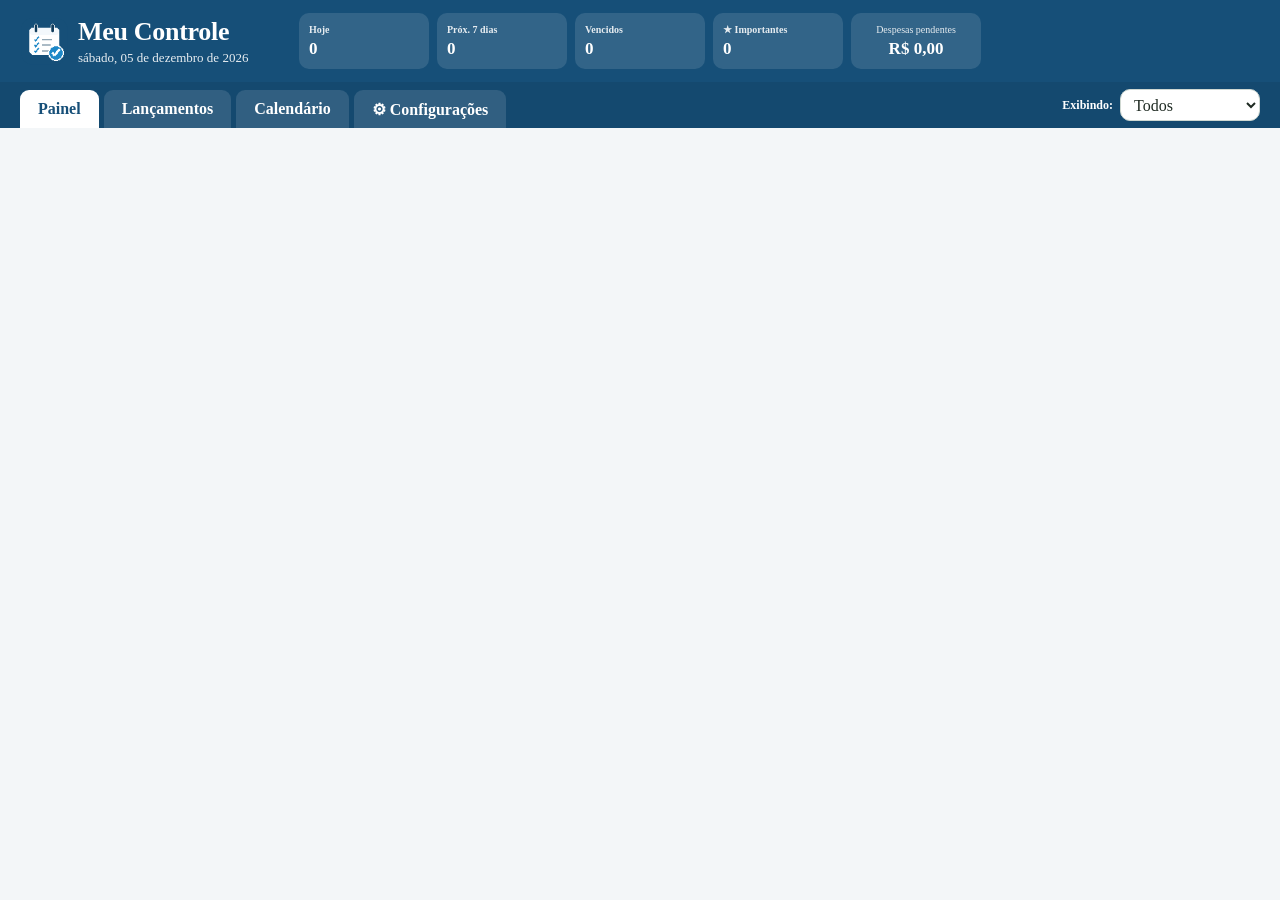
<file: index.html>
<!doctype html>
<html lang="pt-BR">
<head>
  <meta charset="utf-8">
  <meta name="viewport" content="width=device-width,initial-scale=1">
  <meta name="theme-color" content="#1f6f4a">
  <title>Meu Controle V2</title>
  <script>
    /* Evita mostrar o Painel por um instante quando outra tela será restaurada. */
    try{
      const navState=JSON.parse(localStorage.getItem('meu_controle_nav_state_v2')||'{}');
      if(navState.page&&navState.page!=='dashboard')document.documentElement.classList.add('nav-restore-pending');
    }catch{}
  </script>
  <style>
    html.nav-restore-pending{background:#f3f6f8}
    html.nav-restore-pending body{visibility:hidden}
  </style>
  <link rel="manifest" href="manifest.json">
  <link rel="icon" type="image/png" sizes="32x32" href="favicon.png">
  <link rel="apple-touch-icon" href="apple-touch-icon.png">
  <link rel="stylesheet" href="style.css?v=190">
  <style>
    /* V2.2 - refinamento da topbar */
    .top-actions[hidden]{display:none!important}
    .topbar{position:sticky;top:0;z-index:900}
    @media(max-width:700px){
      .top-summary{display:none!important}
      .topbar-upper{min-height:72px;grid-template-columns:1fr;padding:11px 16px 14px}
      .brand h1{font-size:22px}
      .brand p{font-size:11px}
      .topbar-lower{margin-top:8px;padding-top:7px;border-top:1px solid rgba(255,255,255,.16)}
      .profile-filter-wrap span{display:none}
      .profile-filter-wrap select{min-width:0;width:100%}
    }
  </style>
</head>
<body>
  <header class="topbar">
    <div class="topbar-upper">
      <div class="brand"><img src="icons/icon-72.png" class="brand-icon" alt=""><div><h1>Meu Controle</h1><p id="todayLabel"></p></div></div>
      <section class="top-summary">
        <button class="top-stat" data-jump="today"><span>Hoje</span><strong id="countToday">0</strong></button>
        <button class="top-stat" data-jump="next"><span>Próx. 7 dias</span><strong id="countNext">0</strong></button>
        <button class="top-stat" data-jump="late"><span>Vencidos</span><strong id="countLate">0</strong></button>
        <button class="top-stat important-stat" id="importantStat"><span>★ Importantes</span><strong id="countImportant">0</strong></button>
        <div class="top-stat money-stat"><span>Despesas pendentes</span><strong id="sumPending">R$ 0,00</strong></div>
      </section>
      <div class="top-actions" hidden><button id="printBtn" class="secondary">Imprimir</button><button id="notifyBtn" class="secondary">Ativar notificações</button></div>
    </div>
    <div class="topbar-lower">
      <nav class="topnav"><button class="nav-btn active" data-page="dashboard">Painel</button><button class="nav-btn" data-page="launches">Lançamentos</button><button class="nav-btn" data-page="calendar">Calendário</button><button class="nav-btn" data-page="settings">⚙ Configurações</button></nav>
      <div class="profile-filter-wrap"><span>Exibindo:</span><select id="profileFilter" aria-label="Perfil exibido"></select></div>
    </div>
  </header>

  <main class="container">
    <section id="dashboardPage" class="page">
      <section class="premium-dashboard">
        <div class="dashboard-toolbar"><div><h2>Painel</h2><p>Uma passada de olho para saber o que merece atenção.</p></div><div class="month-nav"><button id="dashPrevMonth" class="ghost small">◀</button><strong id="dashMonthLabel"></strong><button id="dashNextMonth" class="ghost small">▶</button></div></div>
        <div class="premium-cards">
          <button class="premium-card today-card" data-dash="today"><span class="premium-label">Hoje</span><strong id="dashTodayMain">0</strong><small id="dashTodaySub">nenhum item</small></button>
          <button class="premium-card" data-dash="month"><span class="premium-label">Previstos no mês</span><strong id="dashMonthMain">0</strong><small id="dashMonthSub">0 pendentes</small></button>
          <button class="premium-card important-card" data-dash="important"><span class="premium-label">★ Importantes</span><strong id="dashImportantMain">0</strong><small id="dashImportantSub">0 no total</small></button>
          <button class="premium-card" data-dash="expenses"><span class="premium-label">Despesas do mês</span><strong id="dashExpensesMain">R$ 0,00</strong><small id="dashExpensesSub">R$ 0,00 total pendente</small></button>
          <button class="premium-card late-card" data-dash="late"><span class="premium-label">⚠ Vencidos</span><strong id="dashLateMain">0</strong><small id="dashLateSub">R$ 0,00</small></button>
        </div><div class="dashboard-hint">Clique em qualquer card para ver os detalhes.</div>
      </section>
    </section>

    <section id="launchesPage" class="page hidden"><section class="workspace" id="workspace">
      <section class="panel form-panel" id="formPanel"><div class="panel-head"><div><h2>Novo lançamento</h2><p>Cadastre uma vez. O restante do app se organiza sozinho.</p></div></div><form id="entryForm" class="form-grid">
        <label>Perfil<select id="profile"></select></label>
        <label>Tipo<select id="type" required><option value="despesa">Despesa</option><option value="compromisso">Compromisso</option><option value="consulta">Consulta</option><option value="lembrete">Lembrete</option></select></label>
        <label>Categoria<select id="category"><option value="">Selecionar...</option><option>Casa</option><option>Condomínio</option><option>Saúde</option><option>Transporte</option><option>Alimentação</option><option>Telefone / Internet</option><option>Banco / Cartão</option><option>Impostos / Taxas</option><option>Compras</option><option>Família</option><option>Trabalho</option><option>Lazer</option><option>Outros</option></select></label>
        <label>Valor<input id="value" type="number" min="0" step="0.01" placeholder="0,00"></label>
        <label class="span-2">Descrição<input id="description" required placeholder="Ex.: Internet, Consulta, COMGÁS..."></label>
        <label>Data<input id="date" type="date" required></label><label>Hora<input id="time" type="time"></label>
        <label class="businessday-toggle span-2"><input id="useBusinessDay" type="checkbox"><span>Considerar próximo dia útil quando cair em sábado, domingo ou feriado</span></label><div id="businessDayInfo" class="businessday-info span-2 hidden"></div>
        <label>Recorrência<select id="recurrence"><option value="none">Não repetir</option><option value="daily">Diário</option><option value="weekly">Semanal</option><option value="monthly">Mensal</option><option value="semiannual">Semestral</option><option value="yearly">Anual</option><option value="custom">Personalizado…</option></select></label>
        <label>Avisar antes<select id="remind"><option value="0">No dia</option><option value="1">1 dia antes</option><option value="3">3 dias antes</option><option value="7">7 dias antes</option></select></label>
        <div id="recurrenceOptions" class="recurrence-options span-2 hidden"><label>Repetir até<input id="repeatUntil" type="date"></label><label>Valor recorrente<select id="recurringValueMode"><option value="fixed">Fixo — repetir o mesmo valor</option><option value="variable">Variável — próximos valores em branco</option></select></label></div>
        <label class="important-toggle span-2"><input id="important" type="checkbox"><span>☆ Marcar como importante</span></label><label class="span-2">Observações<textarea id="notes" rows="3" placeholder="Opcional"></textarea></label>
        <div id="mcStepsBox" class="mc-enh-box span-2"><div class="mc-enh-title"><span>☑ Etapas <small>(opcional)</small></span><span id="mcStepCount"></span></div><div id="mcSteps" class="mc-steps"></div><button type="button" id="mcAddStep" class="mc-add-step">＋ Adicionar etapa</button></div>
        <div class="actions span-2"><button type="submit" id="saveBtn">Salvar lançamento</button><button type="button" id="clearBtn" class="ghost">Limpar</button><button type="button" id="cancelEditBtn" class="ghost hidden">Cancelar edição</button></div>
      </form></section>
      <div class="splitter" id="splitter" title="Arraste para ajustar a largura"></div>
      <section class="panel list-panel"><div class="list-top"><div><h2>Lançamentos</h2><p>Pesquisa global, filtros e gestão dos registros.</p></div><div class="search-wrap"><span>⌕</span><input id="globalSearch" type="search" placeholder="Pesquisa global..."></div></div><div class="tabs"><button class="tab active" data-filter="all">Todos</button><button class="tab" data-filter="today">Hoje</button><button class="tab" data-filter="next">Próximos</button><button class="tab" data-filter="late">Vencidos</button><button class="tab" data-filter="done">Concluídos</button></div><div class="list-scroll"><div id="emptyState" class="empty">Nenhum lançamento ainda.</div><div id="list" class="list"></div></div></section>
    </section></section>

    <section id="calendarPage" class="page hidden"><section class="calendar-shell"><div class="calendar-head"><div><h2>Calendário</h2><p>Escolha um mês para ver o que está previsto.</p></div><div class="calendar-year-nav"><button id="calendarPrevYear" class="ghost small">◀</button><strong id="calendarYearLabel"></strong><button id="calendarNextYear" class="ghost small">▶</button></div></div><div class="calendar-layout"><aside class="calendar-months" id="calendarMonths"></aside><section class="calendar-events-panel"><div class="calendar-events-head"><div><h3 id="calendarMonthTitle"></h3><p id="calendarMonthSummary"></p></div><div class="search-wrap calendar-search"><span>⌕</span><input id="calendarSearch" type="search" placeholder="Pesquisar neste mês..."></div></div><div class="calendar-events-scroll"><div id="calendarEmpty" class="empty">Nenhum lançamento neste mês.</div><div id="calendarEventsList" class="list"></div></div></section></div></section></section>

    <section id="settingsPage" class="page hidden settings-page"><div class="settings-shell"><div class="settings-title"><h2>⚙ Configurações</h2><p>Dados, perfis e preferências do Meu Controle.</p></div><div class="settings-grid">
      <article class="settings-card"><h3>Dados e segurança</h3><p>Exporte tudo para um arquivo e restaure quando precisar.</p><div class="settings-actions"><button id="exportBackupBtn">Exportar backup</button><button id="importBackupBtn" class="secondary">Restaurar backup</button><input id="backupFileInput" type="file" accept=".json,application/json" hidden></div><div class="backup-status"><span>Último backup</span><strong id="lastBackupLabel">Ainda não realizado</strong></div><div class="auto-backup-box"><div class="auto-backup-head"><div><strong>Backup automático</strong><span id="autoBackupState">Ativo ✓</span></div><button id="viewAutoBackupsBtn" type="button" class="ghost small">Ver backups automáticos</button></div><div class="backup-status"><span>Última cópia automática</span><strong id="lastAutoBackupLabel">Ainda não realizada</strong></div></div></article>
      <article class="settings-card install-card"><h3>Aplicativo</h3><p>Instale o Meu Controle no computador para abrir em uma janela própria, como um programa.</p><div class="install-status"><img src="icons/icon-96.png" alt=""><div><strong id="installStatusTitle">Verificando instalação...</strong><span id="installStatusText">Aguarde um instante.</span></div></div><button id="installAppBtn" type="button">Instalar Meu Controle</button><div class="install-help">No GitHub Pages/HTTPS, o botão será habilitado quando o navegador oferecer a instalação.</div></article>
      <article class="settings-card"><h3>Perfis</h3><p>Gerencie Pessoal, Condomínio, Escolinha e outros perfis.</p><div id="profilesList" class="profiles-list"></div><div class="profile-create"><input id="newProfileName" maxlength="30" placeholder="Novo perfil"><button id="addProfileBtn">Adicionar</button></div></article>
      <article class="settings-card"><h3>Aparência</h3><p>Escolha a identidade visual do Meu Controle. As alterações são aplicadas na hora.</p><div class="appearance-group"><span class="appearance-label">Fonte</span><div class="choice-row"><button type="button" class="appearance-choice" data-font="system">Sistema</button><button type="button" class="appearance-choice" data-font="merriweather">Merriweather</button></div></div><div class="appearance-group"><span class="appearance-label">Tema</span><div class="theme-grid"><button type="button" class="theme-choice" data-theme="blue"><span class="theme-swatch swatch-blue"></span><span><strong>Azul Premium</strong><small>Elegante e sóbrio</small></span></button><button type="button" class="theme-choice" data-theme="green"><span class="theme-swatch swatch-green"></span><span><strong>Verde Clássico</strong><small>Visual original</small></span></button><button type="button" class="theme-choice" data-theme="graphite"><span class="theme-swatch swatch-graphite"></span><span><strong>Grafite</strong><small>Neutro e discreto</small></span></button><button type="button" class="theme-choice" data-theme="white"><span class="theme-swatch swatch-white"></span><span><strong>Branco</strong><small>Claro e minimalista</small></span></button><button type="button" class="theme-choice" data-theme="black"><span class="theme-swatch swatch-black"></span><span><strong>Preto</strong><small>Escuro e elegante</small></span></button></div></div><button id="resetAppearanceBtn" type="button" class="ghost small">Restaurar aparência padrão</button></article>
    </div></div></section>
  </main>

  <div id="dashboardDetailModal" class="modal-backdrop hidden"><div class="modal-card dashboard-detail-card"><div class="modal-head"><div><h2 id="dashboardDetailTitle"></h2><p id="dashboardDetailSubtitle"></p></div><button id="closeDashboardDetail" class="ghost small">Fechar</button></div><div id="dashboardDetailList" class="modal-list"></div></div></div>
  <div id="importantModal" class="modal-backdrop hidden"><div class="modal-card"><div class="modal-head"><div><h2>★ Importantes</h2><p>Itens pendentes marcados como importantes.</p></div><button id="closeImportantModal" class="ghost small">Fechar</button></div><div id="importantList" class="modal-list"></div></div></div>
  <div id="printModal" class="modal-backdrop hidden"><div class="modal-card print-options-card"><div class="modal-head"><div><h2>Imprimir</h2><p>Escolha o perfil e o período.</p></div><button id="closePrintModal" class="ghost small">Fechar</button></div><label class="print-profile-label">Perfil da impressão<select id="printProfileFilter"></select></label><div class="print-options"><button class="print-choice" data-print="today">Hoje</button><button class="print-choice" data-print="week">Próximos 7 dias</button><button class="print-choice" data-print="month">Mês atual</button><button class="print-choice" data-print="pending">Todos os pendentes</button></div></div></div>
  <div id="autoBackupModal" class="modal-backdrop hidden"><div class="modal-card auto-backup-modal-card"><div class="modal-head"><div><h2>Backups automáticos</h2><p>O Meu Controle guarda até 10 estados anteriores neste navegador.</p></div><button id="closeAutoBackupModal" class="ghost small">Fechar</button></div><div id="autoBackupList" class="modal-list"></div></div></div>
  <div id="restoreModal" class="modal-backdrop hidden"><div class="modal-card restore-card"><div class="modal-head"><div><h2>Restaurar backup</h2><p>Confira o arquivo antes de substituir os dados atuais.</p></div><button id="closeRestoreModal" class="ghost small">Cancelar</button></div><div id="restoreSummary" class="restore-summary"></div><div class="restore-warning">A restauração substituirá os dados atuais deste navegador.</div><div class="restore-actions"><button id="confirmRestoreBtn">Confirmar restauração</button></div></div></div>
  <template id="itemTemplate"><article class="item"><div class="status-dot"></div><div class="item-main"><div class="item-title-row"><h3 class="item-title"></h3><span class="badge"></span></div><div class="meta"></div><div class="notes"></div></div><div class="item-side"><strong class="amount"></strong><div class="item-actions"><button class="editBtn small secondary-action">Editar</button><button class="doneBtn small">Concluir</button><button class="deleteBtn small danger">Excluir</button></div></div></article></template>

  <style id="mcDesktopRecurrenceCompactV181">
    @media (min-width:701px){
      .mcs-sheet{max-width:400px!important;border-radius:18px!important}
      .mcs-title{padding:13px 17px 9px!important;font-size:12px!important}
      .mcs-option{min-height:47px!important;padding:0 17px!important;font-size:15px!important}
      .mcs-dot{width:18px!important;height:18px!important}
      .mcs-option.on .mcs-dot:after{width:8px!important;height:8px!important}

      .mcr-overlay{align-items:center!important;justify-content:center!important;padding:22px!important}
      .mcr-sheet{max-width:470px!important;margin:auto!important;border-radius:18px!important;padding:16px!important}
      .mcr-head h3{font-size:18px!important}
      .mcr-head p{font-size:10px!important}
      .mcr-row{gap:9px!important;margin-top:14px!important}
      .mcr-days{margin-top:14px!important}
      .mcr-days strong{margin-bottom:7px!important}
      .mcr-unitbtn{min-height:40px!important}
      .mcr-pills{gap:5px!important}
      .mcr-pills button{min-height:34px!important;border-radius:9px!important}
      .mcr-actions{gap:8px!important;margin-top:16px!important}
      .mcr-actions button{min-height:39px!important}

      .mcu-sheet{max-width:400px!important;border-radius:18px!important}
      .mcu-title{padding:13px 17px 9px!important;font-size:12px!important}
      .mcu-option{min-height:47px!important;padding:0 17px!important;font-size:15px!important}
    }
  </style>
  <style id="mcRecurringDesktopV182">
    @media (min-width:701px){
      #launchesPage .item.recurring-item:not(.important-item),
      #calendarPage .item.recurring-item:not(.important-item){
        border-color:#86b99a!important;
        box-shadow:inset 3px 0 0 #2f8f5b!important;
      }
      #launchesPage .item.recurring-item:not(.important-item):hover,
      #calendarPage .item.recurring-item:not(.important-item):hover{
        box-shadow:inset 3px 0 0 #2f8f5b,0 8px 18px rgba(0,0,0,.06)!important;
      }
    }
  </style>
  <script src="splash-font-preload-v129.js"></script>
  <script src="app.js?v=189"></script>
  <script src="mobile-launches.js"></script>
  <script src="todo-steps-v164.js?v=180"></script>
  <script src="recurrence-custom-v166.js?v=169"></script>
  <script src="mobile-agenda.js"></script>
  <script src="mobile-settings.js?v=3"></script>
  <script src="special-dates-v1.js?v=8"></script>
  <script src="holiday-center-v175.js?v=177"></script>
  <script src="calendar-diagnostic-v1.js?v=1"></script>
</body>
</html>
</file>
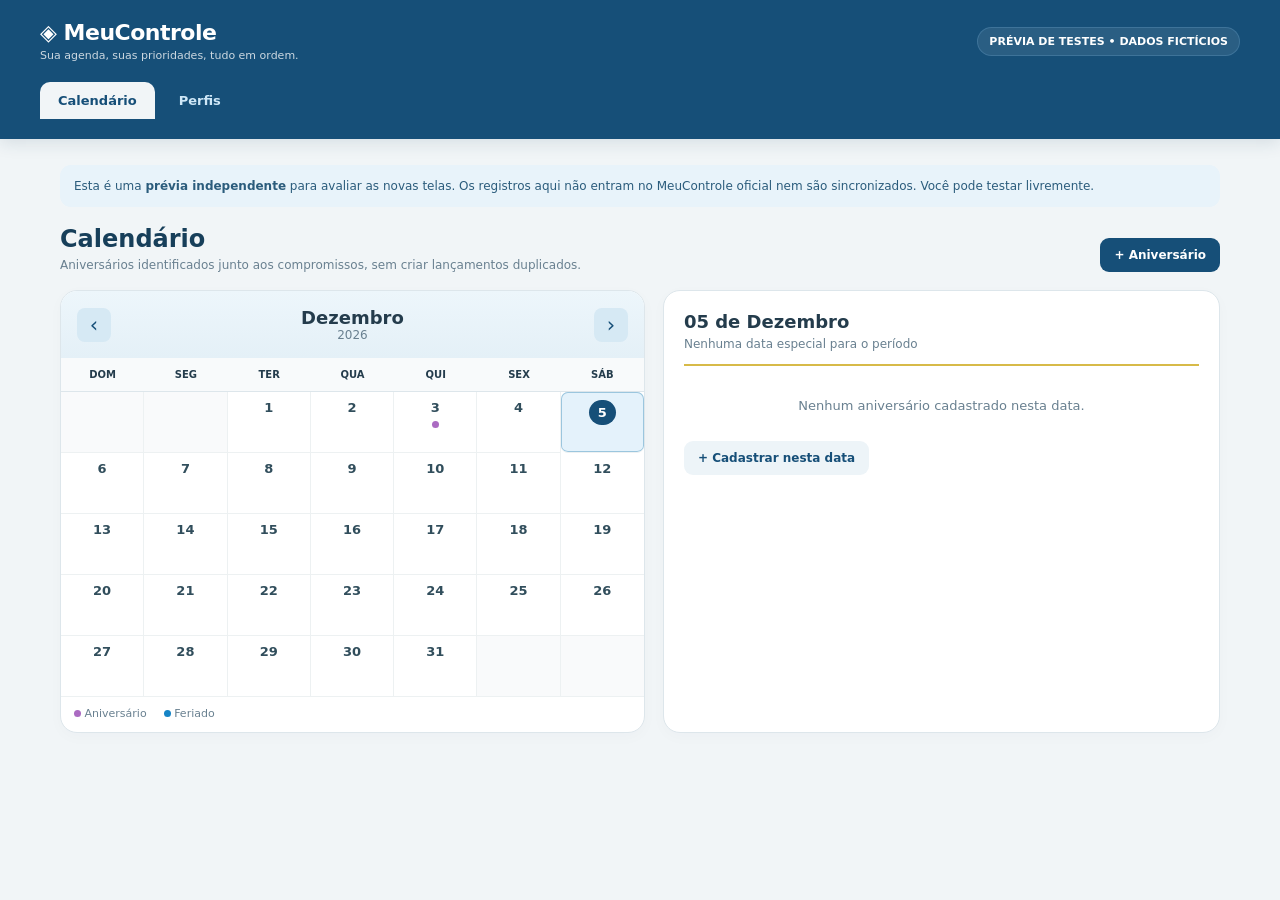
<file: previa-datas-especiais/index.html>
<!doctype html>
<html lang="pt-BR"><head><meta charset="utf-8"><meta name="viewport" content="width=device-width,initial-scale=1"><meta name="theme-color" content="#164f78"><title>MeuControle — Prévia Datas Especiais</title>
<style>
:root{font-family:Inter,system-ui,-apple-system,Segoe UI,sans-serif;color:#243c4c;background:#f1f5f7;--blue:#164f78;--line:#dde6eb;--muted:#698090}*{box-sizing:border-box}body{margin:0}button,input,select,textarea{font:inherit}button{cursor:pointer}header{background:#164f78;color:white;padding:20px max(22px,calc((100vw - 1200px)/2));box-shadow:0 4px 16px #193f5a20}.top{display:flex;justify-content:space-between;gap:15px;align-items:center}.brand{font-size:22px;font-weight:800;letter-spacing:-.5px}.sub{font-size:11px;opacity:.78;margin-top:4px}.demo{padding:7px 11px;border:1px solid #8bc7f033;border-radius:25px;background:#ffffff16;font-size:11px;font-weight:700}nav{display:flex;gap:6px;margin-top:20px}nav button{border:0;padding:11px 18px;border-radius:10px 10px 0 0;background:transparent;color:#cee7f7;font-size:13px;font-weight:700}nav button.active{background:#f1f5f7;color:var(--blue)}main{max-width:1200px;margin:26px auto;padding:0 20px}.title{display:flex;align-items:flex-end;justify-content:space-between;gap:12px;margin-bottom:18px}h1{font-size:24px;margin:0;color:#173f5a}p{font-size:12px;color:var(--muted);margin:5px 0 0}.panel{background:#fff;border:1px solid var(--line);border-radius:17px;padding:20px;box-shadow:0 4px 15px #133c5b06}.two{display:grid;grid-template-columns:minmax(0,1.05fr) minmax(0,1fr);gap:18px}.profiles{max-width:800px}.profile{padding:12px;border:1px solid #e3e9ed;border-radius:11px;display:flex;justify-content:space-between;align-items:center;margin-top:9px}.profile strong{font-size:13px}.profile span{font-size:11px;color:var(--muted)}.special-box{margin-top:20px;padding:18px;background:#f9fbfc;border:1px solid var(--line);border-radius:14px}.special-head{display:flex;align-items:center;justify-content:space-between;gap:8px}.special-head h2{font-size:16px;margin:0}h2{margin:0;font-size:16px}small{color:var(--muted);font-size:11px}.btn{border:0;background:var(--blue);color:#fff;padding:10px 14px;border-radius:9px;font-size:12px;font-weight:700}.btn.alt{background:#edf4f8;color:var(--blue)}.btn.ghost{background:transparent;color:#6e8390}.special-row{display:flex;gap:11px;padding:12px 3px;border-bottom:1px solid var(--line);align-items:center}.special-row:last-child{border-bottom:0}.name{flex:1;min-width:0}.name strong{font-size:13px;display:block}.name small{display:block;margin-top:3px}.avatar{background:#f2e6f7;width:38px;height:38px;display:grid;place-items:center;border-radius:11px}.mini{border:0;background:#edf3f6;color:var(--blue);font-size:11px;padding:7px 9px;border-radius:8px}.cal-head{background:linear-gradient(#edf6fb,#e4f0f7);border-radius:12px 12px 0 0;padding:16px;display:flex;align-items:center;justify-content:space-between}.cal-head strong{font-size:18px}.cal-head button{border:0;background:#d6e9f4;color:var(--blue);border-radius:8px;width:34px;height:34px;font-size:21px}.week,.days{display:grid;grid-template-columns:repeat(7,minmax(0,1fr))}.week div{text-align:center;padding:11px 0;font-size:10px;font-weight:800;background:#f8fafb;border-bottom:1px solid var(--line)}.day{border:0;border-right:1px solid #edf1f2;border-bottom:1px solid #edf1f2;min-height:61px;background:#fff;color:#314e5c;display:flex;flex-direction:column;align-items:center;justify-content:flex-start;padding:8px 2px;gap:6px}.day:nth-child(7n){border-right:0}.day.out{background:#f9fafb;cursor:default}.day:hover:not(.out){background:#f2f7fa}.day.selected{background:#e4f2fb;box-shadow:inset 0 0 0 1px #9bc6de;border-radius:7px}.day.today .number{border-radius:100px;background:var(--blue);color:white;padding:5px 9px}.number{font-size:13px;font-weight:800}.dots{display:flex;gap:3px}.dot{width:7px;height:7px;background:#ab6bc2;border-radius:50%;display:inline-block}.dot.holiday{background:#1684c6}.legend{display:flex;gap:17px;margin-top:10px;align-items:center;font-size:11px;color:var(--muted)}.right-head{border-bottom:2px solid #d7ba48;padding-bottom:13px;margin-bottom:14px}.right-head h2{font-size:18px}.event{border:1px solid #e5e9eb;border-radius:11px;padding:13px;margin:9px 0}.event strong{font-size:13px}.event p{margin-top:5px}.event.birthday{background:#faf5fd;border-color:#e9d4f0}.event.holiday{background:#f0f7fb;border-color:#cee6f4}.empty{padding:18px 10px;color:var(--muted);font-size:13px;text-align:center}.notice{background:#e8f3fa;color:#2b5c7c;padding:12px 14px;border-radius:11px;font-size:12px;line-height:1.5;margin-bottom:18px}.overlay{position:fixed;inset:0;background:#071d2db3;display:none;align-items:center;justify-content:center;padding:16px;z-index:10}.overlay.show{display:flex}.modal{background:#fff;border-radius:18px;padding:22px;width:min(440px,100%);max-height:95vh;overflow:auto;box-shadow:0 20px 60px #0004}.modal h2{font-size:21px}.field{display:block;font-size:12px;font-weight:700;margin-top:13px}.field input,.field select,.field textarea{width:100%;border:1px solid #ccdce6;border-radius:9px;padding:10px;margin-top:5px;font-size:14px;background:#fff}.cols{display:grid;grid-template-columns:repeat(3,1fr);gap:9px}.actions{display:flex;justify-content:flex-end;gap:9px;margin-top:19px}.hidden{display:none!important}@media(max-width:760px){header{padding:16px 14px 0}.brand{font-size:19px}nav{margin-top:15px}nav button{flex:1;padding:12px 8px}main{padding:0 12px;margin:18px auto}.two{grid-template-columns:1fr}.panel{padding:13px}.title{align-items:center}h1{font-size:20px}.cal-head{padding:12px}.day{min-height:47px}.special-box{padding:12px}.demo{font-size:9px;padding:6px 8px}}@media(prefers-reduced-motion:no-preference){.btn,.day{transition:background .15s ease}}
</style></head><body><header><div class="top"><div><div class="brand">◈ MeuControle</div><div class="sub">Sua agenda, suas prioridades, tudo em ordem.</div></div><div class="demo">PRÉVIA DE TESTES • DADOS FICTÍCIOS</div></div><nav><button id="tabCalendar" class="active" onclick="setPage('calendar')">Calendário</button><button id="tabProfiles" onclick="setPage('profiles')">Perfis</button></nav></header>
<main><div class="notice">Esta é uma <strong>prévia independente</strong> para avaliar as novas telas. Os registros aqui não entram no MeuControle oficial nem são sincronizados. Você pode testar livremente.</div>
<section id="calendarPage"><div class="title"><div><h1>Calendário</h1><p>Aniversários identificados junto aos compromissos, sem criar lançamentos duplicados.</p></div><button class="btn" onclick="openForm()">+ Aniversário</button></div>
<div class="two"><div class="panel" style="padding:0;overflow:hidden"><div class="cal-head"><button onclick="changeMonth(-1)" aria-label="Mês anterior">‹</button><div style="text-align:center"><strong id="calMonth"></strong><div id="calYear" style="font-size:12px;color:#698090"></div></div><button onclick="changeMonth(1)" aria-label="Próximo mês">›</button></div><div class="week"><div>DOM</div><div>SEG</div><div>TER</div><div>QUA</div><div>QUI</div><div>SEX</div><div>SÁB</div></div><div class="days" id="days"></div><div class="legend" style="padding:0 13px 12px"><span><i class="dot"></i> Aniversário</span><span><i class="dot holiday"></i> Feriado</span></div></div><div class="panel"><div class="right-head"><h2 id="chosenTitle">Datas especiais</h2><p id="chosenSub">Clique em um dia para ver os eventos.</p></div><div id="events"></div><button class="btn alt" style="margin-top:10px" onclick="openForm()">+ Cadastrar nesta data</button></div></div></section>
<section id="profilesPage" class="hidden"><div class="title"><div><h1>Perfis</h1><p>Gerencie seus perfis e datas especiais.</p></div></div><div class="panel profiles"><h2>Perfis cadastrados</h2><div class="profile"><strong>🔒 Pessoal</strong><span>Perfil principal</span></div><div class="profile"><strong>Condomínio</strong><span>Perfil adicional</span></div><div class="profile"><strong>Escolinha</strong><span>Perfil adicional</span></div><div class="special-box"><div class="special-head"><div><h2>🎂 Datas Especiais</h2><small>Aniversários e comemorações anuais</small></div><button class="btn" onclick="openForm()">+ Adicionar</button></div><div id="specialList"></div></div></div></section></main>
<div id="overlay" class="overlay"><form id="form" class="modal"><h2 id="formTitle">Novo aniversário</h2><p>Cadastre uma vez para aparecer todos os anos.</p><label class="field">Perfil<select name="profile"><option>Pessoal</option><option>Condomínio</option><option>Escolinha</option></select></label><label class="field">Tipo<select name="type"><option value="birthday">🎂 Aniversário</option><option value="special">💜 Data comemorativa</option></select></label><label class="field">Nome<input name="name" maxlength="70" required placeholder="Ex.: Maria"></label><div class="cols"><label class="field">Dia<input name="day" type="number" min="1" max="31" required></label><label class="field">Mês<input name="month" type="number" min="1" max="12" required></label><label class="field">Ano (opcional)<input name="year" type="number" min="1900" max="2200"></label></div><label class="field">Observações<textarea name="notes" maxlength="400" rows="2"></textarea></label><div class="actions"><button type="button" class="btn ghost" onclick="closeForm()">Cancelar</button><button type="submit" class="btn">Salvar</button></div></form></div>
<script>
const key='mc-special-dates-preview-only-v1';
const now=new Date();let y=now.getFullYear(),m=now.getMonth(),chosen=now.getDate(),editing=null;
const monthNames=['Janeiro','Fevereiro','Março','Abril','Maio','Junho','Julho','Agosto','Setembro','Outubro','Novembro','Dezembro'];
let items;try{items=JSON.parse(localStorage.getItem(key))}catch{}if(!Array.isArray(items))items=[{id:'ex1',name:'Maria',day:18,month:11,year:1991,profile:'Pessoal',type:'birthday',notes:''},{id:'ex2',name:'Carlos',day:25,month:11,year:null,profile:'Condomínio',type:'birthday',notes:''},{id:'ex3',name:'Ana',day:3,month:12,year:1988,profile:'Pessoal',type:'birthday',notes:''}];
function persist(){localStorage.setItem(key,JSON.stringify(items))}
function esc(v){return String(v??'').replace(/[&<>"']/g,c=>({'&':'&amp;','<':'&lt;','>':'&gt;','"':'&quot;','"':'&quot;',"'":'&#39;'}[c]))}
function leap(y){return new Date(y,1,29).getDate()===29}
function onDay(x,day){return Number(x.month)===m+1&&(Number(x.day)===day||(m===1&&day===28&&Number(x.day)===29&&!leap(y)))}
function setPage(page){document.getElementById('calendarPage').classList.toggle('hidden',page!=='calendar');document.getElementById('profilesPage').classList.toggle('hidden',page!=='profiles');document.getElementById('tabCalendar').classList.toggle('active',page==='calendar');document.getElementById('tabProfiles').classList.toggle('active',page==='profiles');render()}
function changeMonth(v){m+=v;if(m<0){m=11;y--}if(m>11){m=0;y++}chosen=0;render()}
function render(){document.getElementById('calMonth').textContent=monthNames[m];document.getElementById('calYear').textContent=y;let first=new Date(y,m,1).getDay(),total=new Date(y,m+1,0).getDate(),html='';for(let i=0;i<Math.ceil((first+total)/7)*7;i++){const d=i-first+1;if(d<1||d>total){html+='<div class="day out"></div>';continue}const matches=items.filter(x=>onDay(x,d));const isToday=y===now.getFullYear()&&m===now.getMonth()&&d===now.getDate();html+='<button class="day'+(chosen===d?' selected':'')+(isToday?' today':'')+'" onclick="selectDay('+d+')"><span class="number">'+d+'</span><span class="dots">'+(matches.length?'<i class="dot"></i>':'')+'</span></button>'}document.getElementById('days').innerHTML=html;renderEvents();renderList()}
function selectDay(d){chosen=d;render()}
function renderEvents(){const dates=chosen?items.filter(x=>onDay(x,chosen)):items.filter(x=>Number(x.month)===m+1);const box=document.getElementById('events');document.getElementById('chosenTitle').textContent=chosen?String(chosen).padStart(2,'0')+' de '+monthNames[m]:'Datas de '+monthNames[m];document.getElementById('chosenSub').textContent=dates.length?dates.length+' data(s) especial(is)':'Nenhuma data especial para o período';box.innerHTML=dates.length?dates.map(x=>'<div class="event birthday"><strong>'+(x.type==='special'?'💜 ':'🎂 ')+esc(x.name)+'</strong><p>'+String(x.day).padStart(2,'0')+'/'+String(x.month).padStart(2,'0')+' · '+esc(x.profile)+(x.year?' · '+(y-x.year)+' anos':'')+'</p></div>').join(''):'<div class="empty">Nenhum aniversário cadastrado nesta data.</div>'}
function renderList(){const box=document.getElementById('specialList');box.innerHTML=items.length?items.slice().sort((a,b)=>a.month-b.month||a.day-b.day).map(x=>'<div class="special-row"><div class="avatar">'+(x.type==='special'?'💜':'🎂')+'</div><div class="name"><strong>'+esc(x.name)+'</strong><small>'+String(x.day).padStart(2,'0')+'/'+String(x.month).padStart(2,'0')+' · '+esc(x.profile)+'</small></div><button class="mini" onclick="openForm(\''+x.id+'\')">Editar</button><button class="mini" onclick="removeItem(\''+x.id+'\')">Excluir</button></div>').join(''):'<div class="empty">Ainda não há datas cadastradas.</div>'}
function openForm(id){editing=id||null;const x=items.find(v=>v.id===id),f=document.getElementById('form');f.reset();f.elements.profile.value=x?.profile||'Pessoal';f.elements.type.value=x?.type||'birthday';f.elements.name.value=x?.name||'';f.elements.day.value=x?.day||chosen||1;f.elements.month.value=x?.month||m+1;f.elements.year.value=x?.year||'';f.elements.notes.value=x?.notes||'';document.getElementById('formTitle').textContent=x?'Editar data especial':'Nova data especial';document.getElementById('overlay').classList.add('show');f.elements.name.focus()}
function closeForm(){document.getElementById('overlay').classList.remove('show')}
document.getElementById('form').onsubmit=e=>{e.preventDefault();const f=e.currentTarget,day=Number(f.elements.day.value),month=Number(f.elements.month.value),year=Number(f.elements.year.value)||null;if(month<1||month>12||day<1||day>new Date(2024,month,0).getDate()||(year&&month===2&&day===29&&!leap(year))){alert('Confira a data informada.');return}const item={id:editing||'demo'+Date.now(),profile:f.elements.profile.value,type:f.elements.type.value,name:f.elements.name.value.trim(),day,month,year,notes:f.elements.notes.value.trim()};if(!item.name)return;items=items.filter(x=>x.id!==editing);items.push(item);persist();closeForm();m=month-1;chosen=day;render()};
function removeItem(id){if(!confirm('Excluir esta data da prévia?'))return;items=items.filter(x=>x.id!==id);persist();render()}render();
</script></body></html>
</file>
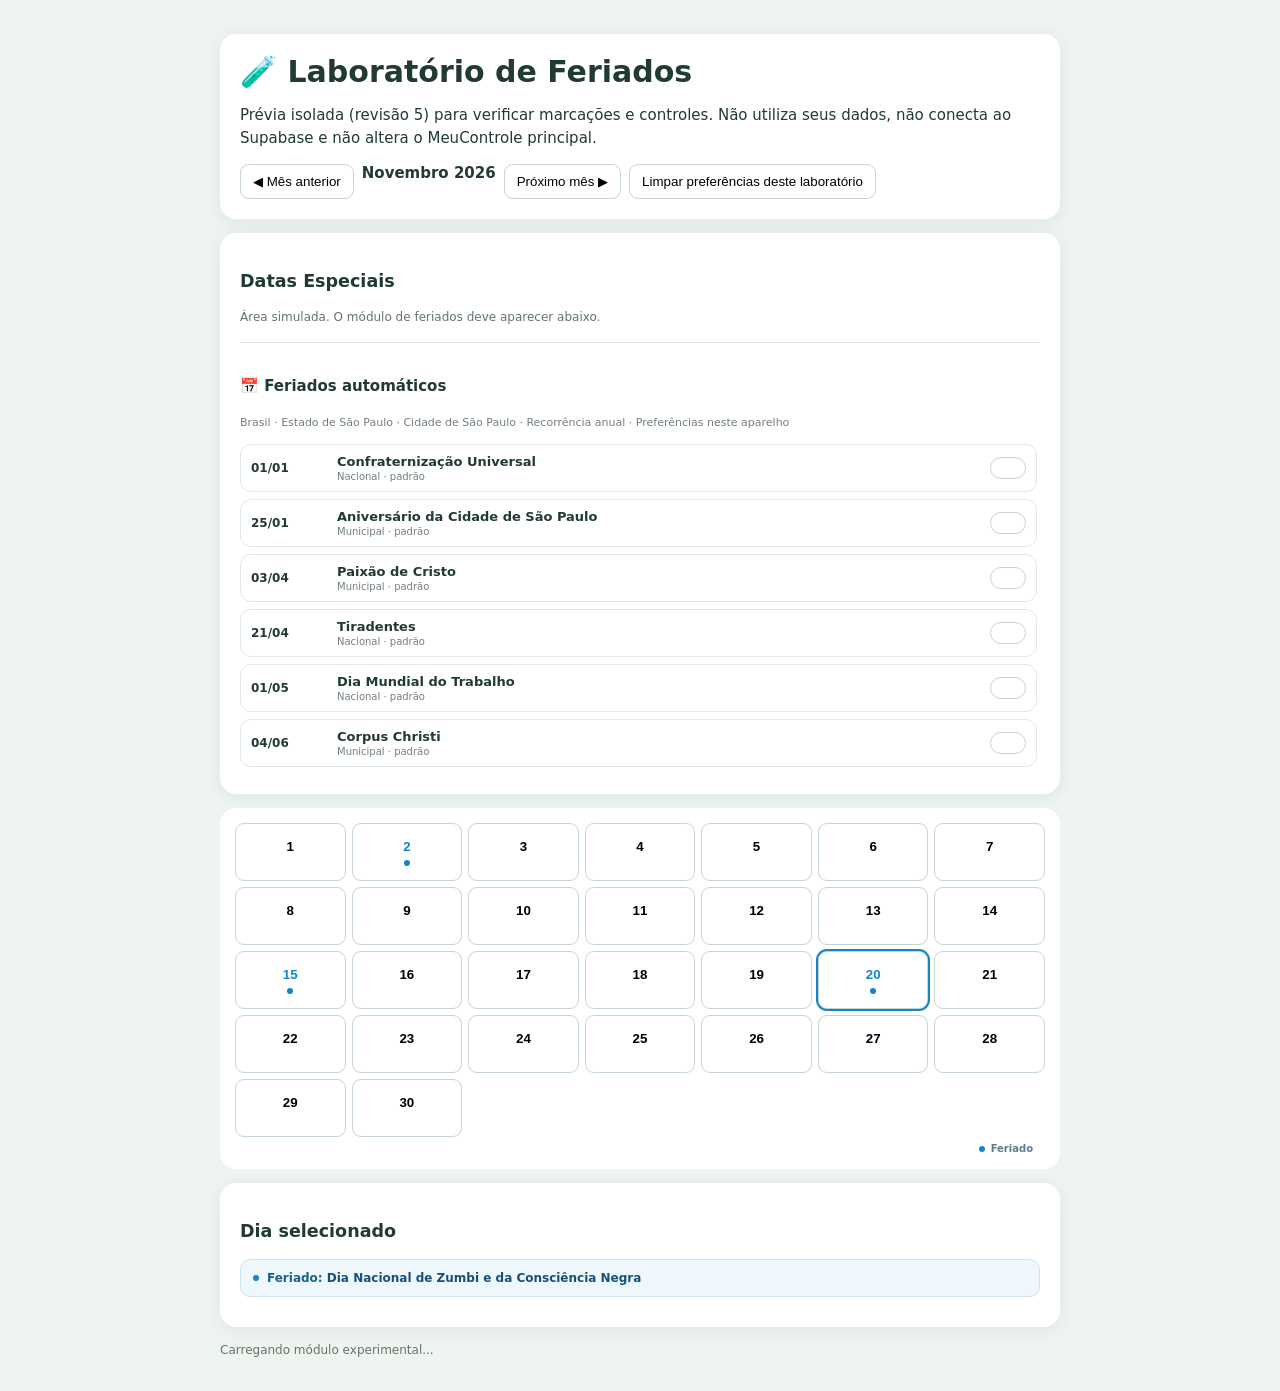
<file: laboratorio-feriados.html>
<!doctype html>
<html lang="pt-BR"><head><meta charset="utf-8"><meta name="viewport" content="width=device-width,initial-scale=1"><title>MeuControle — Laboratório de Feriados</title>
<style>body{font:15px system-ui,sans-serif;background:#eef4f0;color:#213b30;margin:0;padding:20px}main{max-width:840px;margin:auto}header,.mc-special-card,.calendar-events-panel{background:white;padding:20px;border-radius:16px;margin:14px 0;box-shadow:0 3px 18px #143b2612}h1{margin:0 0 8px}p{line-height:1.5}.tools{display:flex;gap:8px;flex-wrap:wrap}button{cursor:pointer;border:1px solid #c5d7cd;background:white;padding:9px 12px;border-radius:9px}.mc-cal-board-v124{background:white;padding:15px;border-radius:16px}.mc-cal-grid-v124{display:grid;grid-template-columns:repeat(7,minmax(0,1fr));gap:6px}.mc-cal-day-v124{min-height:58px;display:flex;flex-direction:column;align-items:center;justify-content:center}.mc-cal-dots-v124{display:flex;gap:3px;margin-top:6px;min-height:6px;align-items:center;justify-content:center}.mc-cal-day-num-v124{font-weight:700}.selected{outline:2px solid #1684c6}.note{font-size:12px;color:#61756b}</style></head>
<body><main><header><h1>🧪 Laboratório de Feriados</h1><p>Prévia isolada (revisão 5) para verificar marcações e controles. Não utiliza seus dados, não conecta ao Supabase e não altera o MeuControle principal.</p><div class="tools"><button id="prev">◀ Mês anterior</button><strong id="monthLabel"></strong><button id="next">Próximo mês ▶</button><button id="reset">Limpar preferências deste laboratório</button></div></header>
<section id="settingsPage"><div class="settings-grid"><section class="mc-special-card"><h3>Datas Especiais</h3><p class="note">Área simulada. O módulo de feriados deve aparecer abaixo.</p></section></div></section>
<section id="calendarPage"><div class="mc-cal-board-v124"><div class="mc-cal-grid-v124" id="grid"></div></div><div class="calendar-events-panel"><h3>Dia selecionado</h3><div class="calendar-events-scroll"></div></div></section>
<p class="note" id="status">Carregando módulo experimental...</p></main>
<script>
let calendarYear=2026,calendarMonth=10;const months=['Janeiro','Fevereiro','Março','Abril','Maio','Junho','Julho','Agosto','Setembro','Outubro','Novembro','Dezembro'];let selected=20;
function draw(){document.getElementById('monthLabel').textContent=months[calendarMonth]+' '+calendarYear;const grid=document.getElementById('grid');grid.innerHTML='';const count=new Date(calendarYear,calendarMonth+1,0).getDate();for(let d=1;d<=count;d++){const b=document.createElement('button');b.className='mc-cal-day-v124'+(d===selected?' selected':'');b.dataset.day=d;b.innerHTML='<span class="mc-cal-day-num-v124">'+d+'</span><span class="mc-cal-dots-v124"></span>';b.onclick=()=>{if(selected===d)return;selected=d;grid.querySelectorAll('.mc-cal-day-v124.selected').forEach(el=>el.classList.remove('selected'));b.classList.add('selected');window.MeuControleHolidaysV1?.refresh?.()};grid.appendChild(b)}if(window.MeuControleHolidaysV1?.refresh)window.MeuControleHolidaysV1.refresh()}
document.getElementById('prev').onclick=()=>{calendarMonth--;if(calendarMonth<0){calendarMonth=11;calendarYear--}selected=1;draw()};
document.getElementById('next').onclick=()=>{calendarMonth++;if(calendarMonth>11){calendarMonth=0;calendarYear++}selected=1;draw()};
document.getElementById('reset').onclick=()=>{localStorage.removeItem('meu_controle_holidays_v1');location.reload()};
draw();
</script>
<script>
/* Meu Controle — Central de Feriados V1 */
(function(){
  if(window.__mcHolidayCenterV1)return;window.__mcHolidayCenterV1=true;
  const KEY='meu_controle_holidays_v1';
  const pad=n=>String(n).padStart(2,'0');
  const iso=d=>`${d.getFullYear()}-${pad(d.getMonth()+1)}-${pad(d.getDate())}`;
  const easter=y=>{const a=y%19,b=Math.floor(y/100),c=y%100,d=Math.floor(b/4),e=b%4,f=Math.floor((b+8)/25),g=Math.floor((b-f+1)/3),h=(19*a+b-d-g+15)%30,i=Math.floor(c/4),k=c%4,l=(32+2*e+2*i-h-k)%7,m=Math.floor((a+11*h+22*l)/451),mo=Math.floor((h+l-7*m+114)/31),da=(h+l-7*m+114)%31+1;return new Date(y,mo-1,da)};
  const addDays=(d,n)=>{const x=new Date(d);x.setDate(x.getDate()+n);return x};
  const defaults=y=>{
    const e=easter(y);
    return [
      {date:`${y}-01-01`,name:'Confraternização Universal',scope:'Nacional'},
      {date:`${y}-01-25`,name:'Aniversário da Cidade de São Paulo',scope:'Municipal'},
      {date:iso(addDays(e,-2)),name:'Paixão de Cristo',scope:'Municipal'},
      {date:`${y}-04-21`,name:'Tiradentes',scope:'Nacional'},
      {date:`${y}-05-01`,name:'Dia Mundial do Trabalho',scope:'Nacional'},
      {date:iso(addDays(e,60)),name:'Corpus Christi',scope:'Municipal'},
      {date:`${y}-07-09`,name:'Data Magna do Estado de São Paulo',scope:'Estadual'},
      {date:`${y}-09-07`,name:'Independência do Brasil',scope:'Nacional'},
      {date:`${y}-10-12`,name:'Nossa Senhora Aparecida',scope:'Nacional'},
      {date:`${y}-11-02`,name:'Finados',scope:'Nacional'},
      {date:`${y}-11-15`,name:'Proclamação da República',scope:'Nacional'},
      {date:`${y}-11-20`,name:'Dia Nacional de Zumbi e da Consciência Negra',scope:'Nacional'},
      {date:`${y}-12-25`,name:'Natal',scope:'Nacional'}
    ].map(x=>({...x,id:'base:'+x.name.normalize('NFD').replace(/[\u0300-\u036f]/g,'').toLowerCase().replace(/[^a-z0-9]+/g,'-'),enabled:true,builtin:true}));
  };
  function state(){try{return JSON.parse(localStorage.getItem(KEY)||'{"disabled":[],"custom":[]}')}catch{return{disabled:[],custom:[]}}}
  function save(s){localStorage.setItem(KEY,JSON.stringify(s));window.dispatchEvent(new CustomEvent('meucontrole:holidays-changed'));refresh()}
  function holidays(y){const s=state(),base=defaults(y).map(x=>({...x,enabled:!s.disabled.includes(x.id)&&!s.disabled.includes('base:'+x.date)})),custom=(s.custom||[]).map(x=>{const yy=x.annual?String(y)+x.date.slice(4):x.date;return{...x,date:yy,scope:'Personalizado',builtin:false,enabled:x.enabled!==false}}).filter(x=>x.date.startsWith(String(y)));return [...base,...custom].sort((a,b)=>a.date.localeCompare(b.date))}
  // Uma data pessoal cadastrada manualmente não deve gerar uma segunda indicação
  // idêntica de feriado no calendário; outras comemorações no mesmo dia permanecem.
  const normalizeName=name=>String(name||'').normalize('NFD').replace(/[\u0300-\u036f]/g,'').toLowerCase().replace(/[^a-z0-9]+/g,' ').trim();
  function personalHolidayDuplicates(y){
    const duplicates=new Set();
    try{
      if(typeof profiles==='undefined'||!Array.isArray(profiles))return duplicates;
      profiles.forEach(p=>(p.specialDates||[]).forEach(x=>{
        if(x.type!=='special')return;
        const day=Number(x.day),month=Number(x.month);
        if(!day||!month)return;
        const date=String(y)+'-'+pad(month)+'-'+pad(day);
        duplicates.add(date+'|'+normalizeName(x.name));
      }));
    }catch{}
    return duplicates;
  }
  function activeMap(y){
    const existing=personalHolidayDuplicates(y);
    return new Map(holidays(y).filter(x=>x.enabled&&!existing.has(x.date+'|'+normalizeName(x.name))).map(x=>[x.date,x.name]));
  }
  window.MeuControleHolidaysV1={list:holidays,map:activeMap,name:date=>activeMap(Number(String(date).slice(0,4))).get(date)||''};

  // Não substituir holidayMapSP global: ele também alimenta cálculos de dias úteis do aplicativo.

  const css=document.createElement('style');css.textContent=`
    .mc-holiday-card{grid-column:1/-1;margin-top:16px;padding-top:14px;border-top:1px solid #e1e8e4}
    .mc-holiday-head{display:flex;align-items:center;justify-content:space-between;gap:12px;margin-bottom:13px}
    .mc-holiday-head p{margin:4px 0 0!important;font-size:11px;color:#718078}
    .mc-holiday-list{display:grid;gap:7px;max-height:330px;overflow:auto;padding-right:3px}
    .mc-holiday-row{display:grid;grid-template-columns:76px minmax(0,1fr) auto;gap:10px;align-items:center;padding:9px 10px;border:1px solid #e1e8e4;border-radius:11px;background:#fff}
    .mc-holiday-row time{font-size:12px;font-weight:800;color:var(--primary)}
    .mc-holiday-row strong{display:block;font-size:13px}.mc-holiday-row small{display:block;margin-top:2px;color:#718078;font-size:10px}
    .mc-holiday-toggle{width:36px;height:22px;padding:0;border-radius:99px;background:#c8d2cd;position:relative}
    .mc-holiday-toggle:after{content:"";position:absolute;width:16px;height:16px;left:3px;top:3px;border-radius:50%;background:#fff;transition:.15s}
    .mc-holiday-toggle.on{background:var(--primary)}.mc-holiday-toggle.on:after{left:17px}
    .mc-holiday-add{display:grid;grid-template-columns:150px minmax(0,1fr) 120px auto;gap:8px;margin-top:12px;padding-top:12px;border-top:1px solid #e5ebe7}
    .mc-holiday-add input,.mc-holiday-add select{min-width:0}
    .mc-holiday-dot-v1{width:6px;height:6px;border-radius:50%;display:block;background:#1684c6;box-shadow:0 0 0 1px rgba(255,255,255,.8)}
    .mc-holiday-banner-v1{margin:0 0 10px;padding:10px 12px;border:1px solid #cfe3f0;border-radius:10px;background:#eef7fc;color:#195f89;font-size:12px;font-weight:700;line-height:1.35;display:flex;align-items:center;gap:8px}
    .mc-holiday-banner-v1 .mc-holiday-dot-v1{flex:0 0 auto;box-shadow:none}
    .mc-holiday-banner-v1 strong{color:#164f78}
    .mc-holiday-legend-v1{display:flex;align-items:center;justify-content:flex-end;gap:6px;padding:7px 12px 0;color:#607b8a;font:700 10px/1 system-ui,sans-serif}
    .mc-holiday-legend-v1 .mc-holiday-dot-v1{flex:0 0 auto;box-shadow:none}
    #calendarPage .mc-cal-day-v124.mc-holiday-day-v1:not(.today) .mc-cal-day-num-v124{color:#1684c6}
    #calendarPage .mc-cal-day-v124.mc-holiday-day-v1.today .mc-holiday-dot-v1{background:#fff;box-shadow:0 0 0 1px rgba(255,255,255,.45)}
    #calendarPage .mc-cal-day-v124.mc-holiday-day-v1.selected:not(.today) .mc-cal-day-num-v124{color:#1684c6}
    body.mc-dark .mc-holiday-row{background:#182229;border-color:#34434c}body.mc-dark .mc-holiday-row strong{color:#eef3f6}body.mc-dark .mc-holiday-row small{color:#aebbc3}
    body.mc-dark .mc-holiday-legend-v1,body.theme-black .mc-holiday-legend-v1{color:#9eb9c7}
    body.mc-dark .mc-holiday-banner-v1,body.theme-black .mc-holiday-banner-v1{background:#112b39;border-color:#285267;color:#b9ddef}
    body.mc-dark .mc-holiday-banner-v1 strong,body.theme-black .mc-holiday-banner-v1 strong{color:#7bc9f3}
    @media(max-width:700px){.mc-holiday-card{padding:16px!important}.mc-holiday-head{align-items:flex-start}.mc-holiday-list{max-height:none}.mc-holiday-row{grid-template-columns:68px minmax(0,1fr) auto}.mc-holiday-add{grid-template-columns:1fr}.mc-holiday-add button{width:100%}}
  `;document.head.appendChild(css);

  function ensureCard(){
    const host=document.querySelector('#settingsPage .mc-special-card');
    if(!host)return;
    document.querySelector('#settingsPage .settings-grid > .mc-holiday-card')?.remove();
    if(host.querySelector('.mc-holiday-card'))return;
    const card=document.createElement('section');card.className='mc-holiday-card';
    card.innerHTML='<div class="mc-holiday-head"><div><h4>📅 Feriados automáticos</h4><p>Brasil · Estado de São Paulo · Cidade de São Paulo · Recorrência anual · Preferências neste aparelho</p></div></div><div class="mc-holiday-list"></div>';
    host.appendChild(card);renderCard();
  }
  function renderCard(){
    const box=document.querySelector('#settingsPage .mc-special-card .mc-holiday-list');if(!box)return;const y=new Date().getFullYear();
    box.innerHTML=holidays(y).map(h=>`<div class="mc-holiday-row"><time>${h.date.slice(8,10)}/${h.date.slice(5,7)}</time><span><strong>${h.name.replace(/[<>&"]/g,'')}</strong><small>${h.scope}${h.builtin?' · padrão':' · personalizado'}</small></span><button type="button" class="mc-holiday-toggle ${h.enabled?'on':''}" data-id="${h.id}" data-custom="${h.builtin?'0':'1'}" aria-label="${h.enabled?'Desativar':'Ativar'} ${h.name}"></button></div>`).join('');
    box.querySelectorAll('.mc-holiday-toggle').forEach(b=>b.onclick=()=>{const st=state(),id=b.dataset.id;if(b.dataset.custom==='1'){const x=(st.custom||[]).find(v=>v.id===id);if(x)x.enabled=x.enabled===false}else{st.disabled=st.disabled||[];const legacy='base:'+holidays(new Date().getFullYear()).find(h=>h.id===id)?.date;const wasDisabled=st.disabled.includes(id)||st.disabled.includes(legacy);st.disabled=st.disabled.filter(x=>x!==id&&x!==legacy);if(!wasDisabled)st.disabled.push(id)}save(st);renderCard()});
  }
  function decorateCalendar(){
    const y=typeof calendarYear==='number'?calendarYear:new Date().getFullYear(),map=activeMap(y);
    document.querySelectorAll('.mobile-calendar-day-v109[data-date]').forEach(btn=>{const date=btn.dataset.date,name=activeMap(Number(date.slice(0,4))).get(date),dots=btn.querySelector('.mc-day-dots-v109'),old=btn.querySelector('.mc-holiday-dot-v1');if(!name){old?.remove();if(btn.dataset.holidayTitle==='1'){btn.removeAttribute('title');delete btn.dataset.holidayTitle}return}btn.title=`Feriado: ${name}`;btn.dataset.holidayTitle='1';if(dots&&!old){const d=document.createElement('i');d.className='mc-holiday-dot-v1';d.title=name;dots.appendChild(d)}});
    const month=typeof calendarMonth==='number'?calendarMonth:new Date().getMonth();
    document.querySelectorAll('#calendarPage .mc-cal-day-v124[data-day]').forEach(btn=>{const day=pad(Number(btn.dataset.day)),date=`${y}-${pad(month+1)}-${day}`,name=map.get(date),dots=btn.querySelector('.mc-cal-dots-v124'),old=btn.querySelector('.mc-holiday-dot-v1');btn.classList.toggle('mc-holiday-day-v1',!!name);if(!name){old?.remove();if(btn.dataset.holidayTitle==='1'){btn.removeAttribute('title');delete btn.dataset.holidayTitle}return}btn.title=`Feriado: ${name}`;btn.dataset.holidayTitle='1';if(dots&&!old){const d=document.createElement('i');d.className='mc-cal-dot-v124 mc-holiday-dot-v1';d.title=name;dots.appendChild(d)}});
    const board=document.querySelector('#calendarPage .mc-cal-board-v124');if(board&&!board.querySelector('.mc-holiday-legend-v1')){const legend=document.createElement('div');legend.className='mc-holiday-legend-v1';legend.innerHTML='<i class="mc-holiday-dot-v1"></i><span>Feriado</span>';const clear=board.querySelector('.mc-cal-clear-v124');clear?board.insertBefore(legend,clear):board.appendChild(legend)}
    const panel=document.querySelector('#calendarPage .calendar-events-panel'),oldBanner=panel?.querySelector('.mc-holiday-banner-v1');
    const selected=document.querySelector('#calendarPage .mc-cal-day-v124.selected[data-day]');if(!panel||!selected){oldBanner?.remove();return}
    const selectedDate=`${y}-${pad(month+1)}-${pad(Number(selected.dataset.day))}`;const holiday=holidays(y).find(h=>h.enabled&&h.date===selectedDate&&activeMap(y).get(selectedDate)===h.name);if(!holiday){oldBanner?.remove();return}
    const safeName=String(holiday.name).replace(/[<>&"]/g,'');const banner=oldBanner||document.createElement('div');banner.className='mc-holiday-banner-v1';banner.innerHTML=`<i class="mc-holiday-dot-v1"></i><span>Feriado: <strong>${safeName}</strong></span>`;const scroll=panel.querySelector('.calendar-events-scroll');if(!oldBanner)scroll?panel.insertBefore(banner,scroll):panel.appendChild(banner);
  }
  function refresh(){renderCard();setTimeout(decorateCalendar,0);setTimeout(decorateCalendar,150)}
  window.MeuControleHolidaysV1.refresh=refresh;
  ensureCard();let holidaySyncQueued=false;const mo=new MutationObserver(mutations=>{if(holidaySyncQueued)return;const relevant=mutations.some(m=>[...m.addedNodes].some(n=>n.nodeType===1&&(n.matches?.('#settingsPage,.mc-special-card,.mobile-calendar-grid-v109,.mc-cal-grid-v124,.mc-cal-board-v124,.calendar-events-panel')||n.querySelector?.('#settingsPage,.mc-special-card,.mobile-calendar-grid-v109,.mc-cal-grid-v124,.mc-cal-board-v124,.calendar-events-panel'))));if(!relevant)return;holidaySyncQueued=true;requestAnimationFrame(()=>{holidaySyncQueued=false;ensureCard();decorateCalendar()})});mo.observe(document.body,{childList:true,subtree:true});window.addEventListener('meucontrole:holidays-changed',refresh);['meucontrole:special-dates-changed','meucontrole:profiles-cloud-applied','meucontrole:remote-workspace-applied','meucontrole:user-workspace-imported'].forEach(event=>window.addEventListener(event,refresh));window.addEventListener('storage',event=>{if(event.key===KEY||event.key==='meu_controle_profiles_v2')refresh()});document.querySelectorAll('.nav-btn').forEach(b=>b.addEventListener('click',()=>setTimeout(refresh,60)));setTimeout(refresh,500);
})();
</script>
<script>setTimeout(()=>{document.getElementById('status').textContent=window.MeuControleHolidaysV1?'Módulo carregado. Teste os meses e os controles acima.':'Módulo não carregou: informe este aviso para investigação.'},1500);</script>
</body></html>
</file>
<file: style.css>
:root{--primary:#164f78;--primary-dark:#103c5c;--primary-soft:#edf5fa;--primary-rgb:22,79,120;--accent:#d1a800;--page-bg:#f3f6f8;--text:#1d2c35}
*{box-sizing:border-box}
body{margin:0;font-family:system-ui,-apple-system,Segoe UI,Roboto,Arial,sans-serif;background:var(--page-bg);color:var(--text);overflow:hidden}
button,input,select,textarea{font:inherit}
button{border:0;border-radius:10px;padding:10px 14px;font-weight:700;cursor:pointer;background:var(--primary);color:#fff}
.secondary{background:#fff;color:var(--primary)}
.ghost{background:#e9efeb;color:#365142}.danger{background:#a73a3a}.small{padding:7px 10px;font-size:12px}.secondary-action{background:#dfe9e3;color:#274b37}

.topbar{height:128px;background:var(--primary);color:#fff;display:flex;flex-direction:column}
.topbar-upper{min-height:82px;display:grid;grid-template-columns:minmax(210px,1fr) auto minmax(190px,1fr);align-items:center;gap:18px;padding:12px max(20px,calc((100% - 1380px)/2))}
.brand h1{margin:0;font-size:26px}.brand p{margin:3px 0 0;opacity:.9;font-size:13px}
.top-summary{display:grid;grid-template-columns:repeat(5,130px);gap:8px}
.top-stat{height:56px;border-radius:10px;background:rgba(255,255,255,.12);padding:7px 10px;display:flex;flex-direction:column;justify-content:center;text-align:center;color:#fff;border:0}
button.top-stat:hover{background:rgba(255,255,255,.2)}
.top-stat span{font-size:10px;opacity:.88;white-space:nowrap}.top-stat strong{margin-top:4px;font-size:17px;white-space:nowrap}
.top-actions{display:flex;gap:8px;justify-self:end}
.topbar-lower{height:46px;display:flex;align-items:flex-end;justify-content:space-between;gap:14px;padding:0 max(20px,calc((100% - 1380px)/2));background:rgba(0,0,0,.08)}
.topnav{height:100%;display:flex;align-items:end;gap:5px}.nav-btn{height:38px;border-radius:9px 9px 0 0;background:rgba(255,255,255,.12);color:#fff;padding:8px 18px}.nav-btn.active{background:#fff;color:var(--primary)}
.profile-filter-wrap{height:100%;display:flex;align-items:center;gap:7px}.profile-filter-wrap span{font-size:12px;font-weight:700}.profile-filter-wrap select{height:32px;min-width:135px;padding:4px 28px 4px 9px;color:#1e2a22;background:#fff}

.container{height:calc(100vh - 128px);max-width:1380px;margin:0 auto;padding:16px;overflow:hidden}
.page{height:100%;min-height:0}.hidden{display:none!important}
.panel{background:#fff;border-radius:16px;box-shadow:0 5px 20px rgba(0,0,0,.06);padding:18px;min-height:0}.panel-head{display:flex;justify-content:space-between;align-items:flex-start}.panel-head h2{margin:0}.panel-head p{margin:5px 0 16px;color:#748078;font-size:13px}

.dashboard-grid{height:100%;display:grid;grid-template-columns:repeat(2,1fr);grid-template-rows:repeat(2,1fr);gap:14px}.dashboard-list{overflow:auto;max-height:calc(100% - 50px)}
.dashboard-card{border:1px solid #e2e8e4;border-radius:12px;padding:11px;margin-bottom:8px;display:flex;justify-content:space-between;gap:10px}.dashboard-card.important-item{border-color:#d6c27a;box-shadow:inset 3px 0 0 #d1a800}.dashboard-card strong{display:block}.dashboard-card span{display:block;margin-top:3px;color:#6d7a72;font-size:12px}

.workspace{display:grid;grid-template-columns:minmax(360px,44%) 10px minmax(460px,56%);height:100%}.form-panel{overflow:auto}.list-panel{display:flex;flex-direction:column;overflow:hidden}
.splitter{cursor:col-resize;position:relative;margin:0 2px}.splitter::before{content:"";position:absolute;top:10%;bottom:10%;left:4px;width:2px;border-radius:2px;background:#b8c6bd}.splitter:hover::before,.splitter.dragging::before{background:var(--primary);width:3px}
.form-grid{display:grid;grid-template-columns:repeat(2,1fr);gap:14px}.span-2{grid-column:span 2}
label{display:flex;flex-direction:column;gap:6px;font-size:13px;font-weight:600;color:#4c5c52}
input,select,textarea{width:100%;border:1px solid #cfd8d2;border-radius:10px;padding:10px 11px;background:#fff;color:#1e2a22}textarea{resize:vertical}.actions{display:flex;gap:10px;flex-wrap:wrap}
.important-toggle,.businessday-toggle{flex-direction:row;align-items:center;gap:9px;font-weight:700;cursor:pointer}.important-toggle input,.businessday-toggle input{width:auto}
.recurrence-options{display:grid;grid-template-columns:1fr 1fr;gap:12px;padding:12px;border:1px solid #dfe7e2;border-radius:12px;background:#f8fbf9}
.businessday-info{padding:10px 12px;border:1px solid #d8e4dc;border-radius:10px;background:#f5faf7;color:#365142;font-size:13px}.businessday-info strong{color:var(--primary)}

.list-top{display:flex;justify-content:space-between;gap:12px;align-items:flex-start}.list-top h2{margin:0}.list-top p{margin:5px 0 16px;color:#748078;font-size:13px}.search-wrap{display:flex;align-items:center;border:1px solid #cfd8d2;border-radius:11px;padding:0 10px;min-width:270px}.search-wrap span{font-size:22px;color:#668071}.search-wrap input{border:0;outline:none;padding:10px 8px}
.tabs{display:flex;gap:8px;flex-wrap:wrap;margin-bottom:12px}.tab{background:#eaf0ec;color:#31503e}.tab.active{background:var(--primary);color:#fff}
.list-scroll{overflow-y:auto;padding-right:6px;min-height:0;flex:1}.list{display:flex;flex-direction:column;gap:10px}
.item{display:grid;grid-template-columns:12px 1fr auto;gap:14px;align-items:center;border:1px solid #e1e7e3;border-radius:14px;padding:14px}.status-dot{width:10px;height:10px;border-radius:50%;background:#d8a400}.item.today .status-dot{background:#d27a00}.item.late .status-dot{background:#b53d3d}.item.done{opacity:.6}.item.done .status-dot{background:#2f8f5b}.item.important-item{border-color:#d6c27a;box-shadow:inset 3px 0 0 #d1a800}.item.important-item .item-title::before{content:"★ "}
.item-title-row{display:flex;align-items:center;gap:10px}.item-title{margin:0;font-size:17px}.badge{font-size:11px;padding:3px 8px;border-radius:999px;background:#eef4f0;color:#3a5b48}.meta{margin-top:6px;color:#647269;font-size:13px}.notes{margin-top:6px;color:#78847c;font-size:13px}.item-side{text-align:right}.amount{display:block;font-size:16px}.item-actions{display:flex;gap:6px;margin-top:8px}.empty{padding:28px;text-align:center;color:#78847c}

.calendar-shell{height:100%;background:#fff;border-radius:16px;box-shadow:0 5px 20px rgba(0,0,0,.06);padding:18px;display:flex;flex-direction:column}.calendar-head{display:flex;justify-content:space-between;gap:16px;align-items:flex-start;margin-bottom:14px}.calendar-head h2{margin:0}.calendar-head p{margin:5px 0 0;color:#748078;font-size:13px}.calendar-year-nav{display:flex;align-items:center;gap:10px}.calendar-layout{display:grid;grid-template-columns:220px 1fr;gap:16px;flex:1;min-height:0}
.calendar-months{border:1px solid #e1e7e3;border-radius:14px;padding:10px;overflow-y:auto;background:#fafcfb}.calendar-month-btn{width:100%;text-align:left;background:transparent;color:#31503e;padding:11px 12px;margin-bottom:6px;display:flex;justify-content:space-between;align-items:center}.calendar-month-btn:hover{background:#edf3ef}.calendar-month-btn.active{background:var(--primary);color:#fff}.month-badge{min-width:24px;height:24px;border-radius:999px;display:inline-flex;align-items:center;justify-content:center;background:rgba(31,111,74,.1);font-size:11px}.calendar-month-btn.active .month-badge{background:rgba(255,255,255,.18)}
.calendar-events-panel{display:flex;flex-direction:column;min-width:0;min-height:0;border:1px solid #e1e7e3;border-radius:14px;padding:14px}.calendar-events-head{display:flex;justify-content:space-between;gap:14px;align-items:flex-start;margin-bottom:12px}.calendar-events-head h3{margin:0}.calendar-events-head p{margin:5px 0 0;color:#6d7a72;font-size:13px}.calendar-search{min-width:280px}.calendar-events-scroll{flex:1;min-height:0;overflow-y:auto;padding-right:6px}

.settings-page{overflow:auto}.settings-shell{max-width:1050px;margin:0 auto}.settings-title h2{margin:0}.settings-title p{margin:5px 0 18px;color:#6b786f}.settings-grid{display:grid;grid-template-columns:repeat(2,minmax(0,1fr));gap:14px}.settings-card{background:#fff;border:1px solid #dfe6e1;border-radius:14px;padding:18px;box-shadow:0 4px 14px rgba(0,0,0,.04)}.settings-card h3{margin:0 0 7px}.settings-card p{margin:0 0 15px;color:#68766d;line-height:1.45}.settings-actions{display:flex;gap:8px;flex-wrap:wrap}.backup-status{margin-top:16px;padding-top:12px;border-top:1px solid #e5ebe7;display:flex;justify-content:space-between;gap:12px;font-size:12px}.profiles-list{display:flex;flex-direction:column;gap:8px;margin-bottom:12px}.profile-row{display:flex;align-items:center;justify-content:space-between;gap:12px;border:1px solid #e2e8e4;border-radius:10px;padding:10px 12px}.profile-row-main span{display:block;font-size:12px;color:#6d7a72;margin-top:2px}.profile-create{display:grid;grid-template-columns:1fr auto;gap:8px}.settings-disabled{opacity:.72}.coming-soon{display:inline-block;border:1px solid #d9e1dc;border-radius:999px;padding:4px 9px;font-size:11px;font-weight:700}

.modal-backdrop{position:fixed;inset:0;background:rgba(15,24,18,.42);z-index:1000;display:flex;align-items:flex-start;justify-content:center;padding-top:90px}.modal-card{width:min(720px,calc(100vw - 30px));max-height:75vh;background:#fff;border-radius:16px;box-shadow:0 20px 60px rgba(0,0,0,.24);padding:18px;display:flex;flex-direction:column}.modal-head{display:flex;justify-content:space-between;gap:16px;align-items:flex-start;margin-bottom:12px}.modal-head h2{margin:0}.modal-head p{margin:5px 0 0;color:#6d7a72;font-size:13px}.modal-list{overflow-y:auto;display:flex;flex-direction:column;gap:10px}.important-row{border:1px solid #e5e0c8;border-radius:12px;padding:12px;display:flex;justify-content:space-between;gap:14px;align-items:center}.important-row-main span{display:block;margin-top:4px;color:#6d7a72;font-size:13px}.important-row-actions{display:flex;gap:6px}.print-options-card{width:min(520px,calc(100vw - 30px))}.print-profile-label{margin-bottom:12px}.print-options{display:grid;grid-template-columns:repeat(2,1fr);gap:10px}.print-choice{padding:16px}.restore-card{width:min(580px,calc(100vw - 30px))}.restore-summary{display:grid;grid-template-columns:1fr 1fr;gap:8px;margin:10px 0 14px}.restore-stat{border:1px solid #e0e7e2;border-radius:10px;padding:11px}.restore-stat span{display:block;font-size:11px;color:#6d7a72}.restore-warning{background:#fff5df;border:1px solid #ead59b;border-radius:10px;padding:11px;color:#6f5720;font-size:12px}.restore-actions{display:flex;justify-content:flex-end;margin-top:14px}

@media(max-width:1100px){body{overflow:auto}.topbar{height:auto}.topbar-upper{grid-template-columns:1fr auto}.top-summary{grid-column:1/-1;grid-row:2;grid-template-columns:repeat(5,minmax(105px,1fr));width:100%}.container{height:auto}.workspace{grid-template-columns:1fr;height:auto}.splitter{display:none}.list-panel{height:650px}.dashboard-grid{grid-template-columns:1fr;grid-template-rows:none}.calendar-layout{grid-template-columns:1fr}.calendar-months{display:grid;grid-template-columns:repeat(3,1fr);gap:6px}.settings-grid{grid-template-columns:1fr}}
@media(max-width:700px){.top-summary{grid-template-columns:repeat(2,1fr)}.topbar-lower{align-items:center;flex-wrap:wrap;height:auto}.topnav{overflow-x:auto}.profile-filter-wrap{width:100%;height:auto;padding:5px 0 8px}.form-grid{grid-template-columns:1fr}.span-2{grid-column:span 1}.recurrence-options{grid-template-columns:1fr}.list-top,.calendar-events-head{flex-direction:column}.search-wrap{width:100%;min-width:0}.item{grid-template-columns:10px 1fr}.item-side{grid-column:2;text-align:left}.print-options,.restore-summary{grid-template-columns:1fr}}

/* V2.1 - Painel Premium */
.premium-dashboard{height:100%;display:flex;flex-direction:column}
.dashboard-toolbar{display:flex;justify-content:space-between;align-items:flex-start;gap:16px;margin-bottom:14px}
.dashboard-toolbar h2{margin:0}.dashboard-toolbar p{margin:5px 0 0;color:#6d7a72;font-size:13px}
.month-nav{display:flex;align-items:center;gap:10px}
.month-nav strong{min-width:145px;text-align:center;font-size:16px}
.premium-cards{display:grid;grid-template-columns:repeat(5,1fr);gap:12px;background:#fff;border:1px solid rgba(var(--primary-rgb),.16);border-radius:20px;padding:10px;box-shadow:0 4px 16px rgba(18,48,68,.035)}
.premium-card{min-height:120px;background:#fff;color:#223128;border:1px solid #dfe6e1;border-radius:16px;box-shadow:0 6px 18px rgba(0,0,0,.05);padding:16px;display:flex;flex-direction:column;align-items:flex-start;justify-content:center;text-align:left;transition:.15s}
.premium-card:hover{transform:translateY(-2px);box-shadow:0 10px 24px rgba(0,0,0,.08)}
.premium-card .premium-label{font-size:12px;font-weight:800;color:#63746a}
.premium-card strong{display:block;margin-top:8px;font-size:26px;line-height:1.05;color:#183628}
.premium-card small{display:block;margin-top:6px;color:#6d7a72;font-weight:600}
.today-card{background:var(--primary-soft);border-color:rgba(var(--primary-rgb),.22)}
.today-card strong{color:var(--primary)}
.important-card{border-color:#d7c27a;box-shadow:inset 4px 0 0 #d1a800,0 6px 18px rgba(0,0,0,.05)}
.late-card{border-color:#e6c5c5}
.late-card strong{color:#8c2e2e}
.dashboard-hint{margin-top:12px;color:#7b8880;font-size:12px}
.dashboard-detail-card{width:min(820px,calc(100vw - 30px))}
.dashboard-detail-row{display:grid;grid-template-columns:1fr auto;gap:14px;border:1px solid #e2e8e4;border-radius:12px;padding:12px}
.dashboard-detail-row.important-row{border-color:#d6c27a;box-shadow:inset 3px 0 0 #d1a800}
.dashboard-detail-main strong{display:block}
.dashboard-detail-main span{display:block;margin-top:4px;color:#69766e;font-size:12px}
.dashboard-detail-actions{display:flex;gap:6px;align-items:center}
@media(max-width:1100px){.premium-cards{grid-template-columns:repeat(2,1fr)}}
@media(max-width:650px){.dashboard-toolbar{flex-direction:column}.premium-cards{grid-template-columns:1fr;padding:7px;gap:8px;border-radius:16px;box-shadow:0 3px 12px rgba(18,48,68,.025)}}

/* V2.2 - Aparência */
body.font-merriweather{font-family:Merriweather,Georgia,"Times New Roman",serif}
body.font-merriweather button,
body.font-merriweather input,
body.font-merriweather select,
body.font-merriweather textarea{font-family:inherit}
body.font-merriweather .brand h1{letter-spacing:-.3px}
body.theme-blue{--primary:#164f78;--primary-dark:#103c5c;--primary-soft:#edf5fa;--primary-rgb:22,79,120;--page-bg:#f3f6f8;--text:#1d2c35}
body.theme-green{--primary:#1f6f4a;--primary-dark:#174f36;--primary-soft:#eef7f2;--primary-rgb:31,111,74;--page-bg:#f3f6f4;--text:#1e2a22}
body.theme-graphite{--primary:#39444c;--primary-dark:#293238;--primary-soft:#f0f2f3;--primary-rgb:57,68,76;--page-bg:#f4f5f5;--text:#242c31}
body.theme-white{--primary:#f8faf9;--primary-dark:#e8eeeb;--primary-soft:#f5f7f6;--primary-rgb:92,108,99;--page-bg:#ffffff;--text:#17211c}
body.theme-white .topbar{color:#17211c;border-bottom:1px solid #dce4df}
body.theme-white .topbar-lower{background:#eef2f0}
body.theme-white .top-stat,body.theme-white .nav-btn{color:#17211c;border:1px solid #dce4df;background:#fff}
body.theme-white .nav-btn.active{background:#17211c;color:#fff}
body.theme-white .brand p,body.theme-white .profile-filter-wrap{color:#425148}
body.theme-white button:not(.secondary):not(.ghost):not(.secondary-action):not(.danger):not(.top-stat):not(.nav-btn):not(.premium-card):not(.theme-choice):not(.appearance-choice):not(.calendar-month-btn){background:#17211c;color:#fff}
body.theme-white{--primary:#175f98;--primary-dark:#0f466f;--primary-soft:#eaf4fb;--primary-rgb:23,95,152;--page-bg:#f5f8fa;--text:#152b3c}
body.theme-white .topbar{background:#fff!important;color:#152b3c!important;border-bottom:1px solid #d8e2e8!important;box-shadow:0 2px 12px rgba(26,61,84,.055)}
body.theme-white .brand p{color:#617888!important;opacity:1}
body.theme-white .top-stat{background:#fff!important;color:#17344a!important;border:1px solid #dce5ea!important;box-shadow:0 4px 12px rgba(31,64,84,.06)}
body.theme-white .top-stat span{color:#607888!important;opacity:1}
body.theme-white .topbar-lower{background:#edf3f6!important;border-top:1px solid #e1e9ed}
body.theme-white .nav-btn{background:#fff!important;color:#243e50!important;border:1px solid #d5e0e6!important;border-bottom:0!important}
body.theme-white .nav-btn.active{background:#173f5b!important;color:#fff!important;border-color:#173f5b!important}
body.theme-white .profile-filter-wrap{color:#425b6b!important}
body.theme-white .panel,body.theme-white .calendar-shell,body.theme-white .settings-card,body.theme-white .calendar-events-panel{border:1px solid #e1e8ec}
body.theme-white .premium-cards{border-color:#dce6eb;box-shadow:0 5px 16px rgba(31,64,84,.045)}
body.theme-white .premium-card{border-color:#d7e1e6;box-shadow:0 5px 14px rgba(31,64,84,.045)}
body.theme-white .premium-card .premium-label{color:#526b7b}
body.theme-white .premium-card strong{color:#17344a}
body.theme-white .premium-card small{color:#627887}
body.theme-white label{color:#354f60}
body.theme-white input,body.theme-white select,body.theme-white textarea,body.theme-white .search-wrap{border-color:#bccbd4;color:#183246;background:#fff}
body.theme-white .tabs .tab{background:#e7eef2;color:#395568}
body.theme-white .tabs .tab.active{background:#173f5b;color:#fff}
body.theme-white .item{border-color:#d8e2e7;background:#fff}
body.theme-white .meta,body.theme-white .notes{color:#5d7483}
body.theme-white .calendar-months{background:#f8fafb;border-color:#d9e4e9}
body.theme-white .calendar-month-btn{color:#3d596a}
body.theme-white .calendar-month-btn:hover{background:#edf4f7}
body.theme-white .appearance-choice{background:#e9eff2;color:#314d5e}
body.theme-white .appearance-choice.active{background:#173f5b;color:#fff;border-color:#173f5b}
body.theme-white .theme-choice{border-color:#d4dfe5;color:#213b4d;box-shadow:0 2px 7px rgba(31,64,84,.025)}
body.theme-white .theme-choice.active{border-color:#175f98;box-shadow:0 0 0 2px rgba(23,95,152,.10)}
body.theme-white .theme-choice small{color:#617786}
body.theme-white .appearance-label{color:#425e70}
@media(max-width:700px){
 body.theme-white .topnav{background:#fff!important;border-top-color:#d5e0e6!important}
 body.theme-white .topnav .nav-btn{background:transparent!important;border:0!important;color:#526b7b!important}
 body.theme-white .topnav .nav-btn.active{background:#eaf4fb!important;color:#175f98!important}
 body.theme-white .topbar-lower{background:#f5f8fa!important}
}
body.theme-black{--primary:#111513;--primary-dark:#050706;--primary-soft:#202622;--primary-rgb:200,210,204;--page-bg:#0d100f;--text:#edf2ef}
body.theme-black .panel,body.theme-black .calendar-shell,body.theme-black .settings-card,body.theme-black .premium-cards,body.theme-black .premium-card,body.theme-black .calendar-events-panel,body.theme-black .calendar-months,body.theme-black .modal-card,body.theme-black .item,body.theme-black .dashboard-card,body.theme-black .dashboard-detail-row{background:#171b19;color:#edf2ef;border-color:#303833}
body.theme-black input,body.theme-black select,body.theme-black textarea,body.theme-black .search-wrap,body.theme-black .theme-choice{background:#111513;color:#edf2ef;border-color:#39423d}
body.theme-black .topbar{background:#090b0a}
body.theme-black .topbar-lower{background:#050706}
body.theme-black .nav-btn.active{background:#edf2ef;color:#111513}
body.theme-black .premium-card strong,body.theme-black .item-title,body.theme-black .settings-card h3,body.theme-black .calendar-head h2,body.theme-black .list-top h2,body.theme-black .panel-head h2{color:#edf2ef}
body.theme-black .premium-card small,body.theme-black .premium-card .premium-label,body.theme-black .meta,body.theme-black .notes,body.theme-black .settings-card p,body.theme-black .panel-head p,body.theme-black .calendar-head p,body.theme-black .list-top p{color:#aeb9b2}
body.theme-black .tabs .tab,body.theme-black .ghost,body.theme-black .secondary-action{background:#252c28;color:#dce5df}
body.theme-black .secondary{background:#edf2ef;color:#111513}
body.theme-black .today-card{background:#202622}
body.theme-black .calendar-month-btn{color:#dce5df}
body.theme-black .calendar-month-btn:hover{background:#252c28}
body.theme-black{--primary:#168eea;--primary-dark:#0871c1;--primary-soft:#10283a;--primary-rgb:22,142,234;--page-bg:#081117;--text:#eef5f9}
body.theme-black .topbar{background:#071016!important;border-bottom:1px solid #1b303d!important;box-shadow:0 4px 18px rgba(0,0,0,.28)}
body.theme-black .brand p{color:#b8cad5!important;opacity:1}
body.theme-black .top-stat{background:#111d25!important;color:#f4f8fa!important;border:1px solid #31434f!important;box-shadow:0 4px 12px rgba(0,0,0,.18)}
body.theme-black .top-stat span{color:#b8c8d2!important;opacity:1}
body.theme-black .topbar-lower{background:#050b0f!important;border-top:1px solid #172630;border-bottom:1px solid #1b303d}
body.theme-black .nav-btn{background:#111a20!important;color:#d8e5ec!important;border:1px solid #243641!important;border-bottom:0!important}
body.theme-black .nav-btn.active{background:#0b74c5!important;color:#fff!important;border-color:#168eea!important;box-shadow:0 -1px 12px rgba(22,142,234,.16)}
body.theme-black .profile-filter-wrap{color:#a9bdc9!important}
body.theme-black .panel,body.theme-black .calendar-shell,body.theme-black .settings-card,body.theme-black .calendar-events-panel{background:#0e181e!important;color:#eef5f9!important;border-color:#24343e!important}
body.theme-black .premium-cards{background:#0e181e!important;border-color:#263842!important;box-shadow:0 6px 18px rgba(0,0,0,.22)}
body.theme-black .premium-card{background:#111d24!important;color:#eef5f9!important;border-color:#30424d!important;box-shadow:0 5px 14px rgba(0,0,0,.16)}
body.theme-black .premium-card .premium-label,body.theme-black .premium-card small{color:#a9bdc9!important}
body.theme-black .premium-card strong{color:#f3f8fb!important}
body.theme-black .dashboard-card,body.theme-black .dashboard-detail-row,body.theme-black .item{background:#111c22!important;color:#edf5f9!important;border-color:#30414b!important}
body.theme-black .dashboard-card *,body.theme-black .dashboard-detail-row *{opacity:1}
body.theme-black .item-title,body.theme-black .dashboard-card strong{color:#eef5f9!important}
body.theme-black .meta,body.theme-black .notes{color:#a8bdc8!important}
body.theme-black label,body.theme-black .appearance-label{color:#b9cbd5!important}
body.theme-black input,body.theme-black select,body.theme-black textarea,body.theme-black .search-wrap{background:#091319!important;color:#edf5f9!important;border-color:#38505e!important}
body.theme-black input::placeholder,body.theme-black textarea::placeholder{color:#77909e!important;opacity:1}
body.theme-black .tabs .tab{background:#17242b!important;color:#aebfc9!important}
body.theme-black .tabs .tab.active{background:#0b74c5!important;color:#fff!important}
body.theme-black .calendar-months{background:#0b151b!important;border-color:#2b3e49!important}
body.theme-black .calendar-month-btn{color:#bfd0da!important}
body.theme-black .calendar-month-btn:hover{background:#15242d!important}
body.theme-black .calendar-shell table,body.theme-black .calendar-shell th,body.theme-black .calendar-shell td{border-color:#273b46!important}
body.theme-black .calendar-shell th{color:#a9beca!important}
body.theme-black .calendar-shell td{background:#0c171d!important;color:#e8f1f5!important}
body.theme-black .calendar-shell td.today,body.theme-black .calendar-shell td.selected{background:#0c65a7!important;color:#fff!important}
body.theme-black .calendar-events-panel{background:#0d181e!important}
body.theme-black .calendar-events-panel .item{background:#111d24!important}
body.theme-black .settings-card{background:#111c22!important}
body.theme-black .settings-card h3{color:#eef5f9!important}
body.theme-black .settings-card p{color:#9fb5c1!important}
body.theme-black .modal-card{background:#101a20!important;color:#edf5f9!important;border:1px solid #2e424e!important}
body.theme-black .modal-card>div,body.theme-black .modal-card section{color:inherit}
body.theme-black .theme-choice{background:#0c161c!important;color:#edf5f9!important;border-color:#344853!important}
body.theme-black .theme-choice small{color:#9fb4c0!important}
body.theme-black .theme-choice.active{border-color:#168eea!important;box-shadow:0 0 0 2px rgba(22,142,234,.14)}
body.theme-black .appearance-choice{background:#17242b!important;color:#c7d6de!important}
body.theme-black .appearance-choice.active{background:#0b74c5!important;color:#fff!important;border-color:#168eea!important}
body.theme-black .secondary{background:#eaf2f6!important;color:#10212b!important}
body.theme-black .ghost,body.theme-black .secondary-action{background:#18262e!important;color:#dce8ee!important;border-color:#354b57!important}
body.theme-black .today-card{background:#101d24!important}
body.theme-black .closing,body.theme-black .help-diagnostic,body.theme-black .account-card{background:#111d24!important;color:#e9f2f6!important;border-color:#314650!important}
body.theme-black hr{border-color:#31444f!important}
@media(min-width:701px){
 body.theme-black #dashboardPage .dashboard-toolbar p,
 body.theme-black #dashboardPage .dashboard-hint{color:#9eb4c0!important}
 body.theme-black #dashboardPage .premium-card.mc-desktop-receivables-v168{background:linear-gradient(135deg,#10291f,#0d2119)!important;border-color:#2e7651!important}
 body.theme-black #dashboardPage .mc-desktop-receivables-v168 .premium-label,
 body.theme-black #dashboardPage .mc-desktop-receivables-v168 small{color:#a9cfb8!important}
 body.theme-black #dashboardPage .mc-desktop-receivables-v168 strong{color:#67e19a!important}
 body.theme-black #dashboardPage .premium-cards>[data-dash="expenses"]{background:linear-gradient(135deg,#2a171a,#211316)!important;border-color:#74434a!important}
 body.theme-black #dashboardPage .premium-cards>[data-dash="expenses"] .premium-label,
 body.theme-black #dashboardPage .premium-cards>[data-dash="expenses"] small{color:#d7aeb3!important}
 body.theme-black #dashboardPage .premium-cards>[data-dash="expenses"] strong{color:#ff8d96!important}
 body.theme-black #dashboardPage .central-hoje-v041{background:#0e181e!important;border-color:#2a3d48!important;box-shadow:0 8px 24px rgba(0,0,0,.22)!important}
 body.theme-black #dashboardPage .central-hoje-head-v041{border-bottom-color:#273b46!important}
 body.theme-black #dashboardPage .central-hoje-head-v041 h3{color:#eef5f9!important}
 body.theme-black #dashboardPage .central-hoje-head-v041 p{color:#a7bbc6!important}
 body.theme-black #dashboardPage .central-hoje-date-v041{color:#59b6ff!important}
 body.theme-black #dashboardPage .central-lane-v041{border-right-color:#273b46!important}
 body.theme-black #dashboardPage .central-lane-title-v041 strong{color:#dce9ef!important}
 body.theme-black #dashboardPage .central-item-v041{background:#111d24!important;border-color:#30434e!important}
 body.theme-black #dashboardPage .central-item-main-v041 strong{color:#eef5f9!important}
 body.theme-black #dashboardPage .central-item-main-v041 span{color:#a6bac5!important}
 body.theme-black #dashboardPage .central-empty-v041{background:#0b151b!important;border-color:#344954!important;color:#91a8b4!important}
 body.theme-black #dashboardPage .central-done-v041{background:#14262f!important;color:#59b6ff!important;border-color:#34505e!important}
 body.theme-black #dashboardPage .central-more-v041{color:#59b6ff!important}
 body.theme-black #dashboardPage .central-lane-count-v041{background:#182730!important;color:#c5d6df!important}
 body.theme-black #dashboardPage .central-lane-v041.late .central-lane-count-v041{background:#321d20!important;color:#ff9b9b!important}
 body.theme-black #dashboardPage .central-lane-v041.today .central-lane-count-v041{background:#102b3d!important;color:#72c3ff!important}
 body.theme-black #dashboardPage .central-lane-v041.important .central-lane-count-v041{background:#332c15!important;color:#f0cd62!important}
 body.theme-black .mc-desktop-actions-v113{background:#101b21!important;color:#eef5f9!important;border-color:#354954!important;box-shadow:0 20px 54px rgba(0,0,0,.52)!important}
 body.theme-black .mc-desktop-actions-handle-v113{color:#7f98a5!important}
 body.theme-black .mc-desktop-actions-copy-v113 strong{color:#eef5f9!important}
 body.theme-black .mc-desktop-actions-copy-v113 span{color:#a6bac5!important}
 body.theme-black .mc-desktop-actions-close-v113{background:#1c2b33!important;color:#d8e6ed!important;border:1px solid #354954!important}
 body.theme-black .mc-desktop-actions-note-v114,
 body.theme-black .mc-desktop-actions-steps-v181{background:#14232b!important;border-color:#354954!important;color:#c8d8df!important}
 body.theme-black .mc-desktop-actions-note-v114 strong,
 body.theme-black .mc-desktop-actions-steps-v181>strong{color:#8fb7ca!important}
 body.theme-black .mc-desktop-actions-grid-v113 .secondary-action{background:#1b2b33!important;color:#e8f1f5!important;border-color:#3a4f5a!important}
 body.theme-black .mc-desktop-actions-grid-v113 [data-action="done"]{background:#168fe0!important;color:#fff!important;border-color:#168fe0!important}
 body.theme-black .mc-desktop-actions-grid-v113 .mc-desktop-delete-v113{background:#a83f3f!important;border-color:#a83f3f!important;color:#fff!important}
 body.theme-black #calendarPage .calendar-shell{background:#0e181e!important;border-color:#263b46!important}
 body.theme-black #calendarPage .calendar-head h2{color:#eef5f9!important}
 body.theme-black #calendarPage .calendar-head p{color:#9fb5c1!important}
 body.theme-black #calendarPage .calendar-months{background:linear-gradient(180deg,#101c23,#0b151b)!important;border-color:#2d424e!important;box-shadow:0 6px 18px rgba(0,0,0,.22)!important}
 body.theme-black #calendarPage .calendar-month-btn{color:#9fb5c1!important}
 body.theme-black #calendarPage .calendar-month-btn.has-events-v025{color:#d8e5ec!important}
 body.theme-black #calendarPage .calendar-month-btn:hover{background:#172731!important;color:#fff!important;box-shadow:0 5px 12px rgba(0,0,0,.22)!important}
 body.theme-black #calendarPage .calendar-month-btn .month-badge{color:#55b8ff!important}
 body.theme-black #calendarPage .calendar-month-btn.active{background:linear-gradient(145deg,#168fe0,#0b65a7)!important;border-color:#42a9ee!important;color:#fff!important;box-shadow:0 13px 26px rgba(0,92,157,.34),inset 0 1px 0 rgba(255,255,255,.28)!important}
 body.theme-black #calendarPage .calendar-year-inline-v024{background:#0b151b!important;border-color:#304650!important;box-shadow:none!important}
 body.theme-black #calendarPage .calendar-year-inline-v024 button{background:#172731!important;color:#d9e7ee!important}
 body.theme-black #calendarPage .calendar-year-inline-v024 strong{color:#eef5f9!important}
 body.theme-black #calendarPage .calendar-events-head h3{color:#eef5f9!important}
 body.theme-black #calendarPage .calendar-events-head p{color:#9fb5c1!important}
 body.theme-black #calendarPage .calendar-events-panel{background:#0e181e!important;border-color:#314752!important}
 body.theme-black #calendarPage #calendarEventsList .item{background:#111d24!important;color:#eef5f9!important;border-color:#30444f!important}
 body.theme-black #calendarPage #calendarEventsList .item-title{color:#eef5f9!important}
 body.theme-black #calendarPage #calendarEventsList .meta{color:#a9bdc8!important}
 body.theme-black #calendarPage #calendarEventsList .item.recurring{border-color:#43a96e!important}
 body.theme-black #calendarPage #calendarEventsList .item.important{border-color:#d7ad00!important}
}
}
}
@media(max-width:700px){
 body.theme-black .topnav{background:#071016!important;border-top-color:#263b47!important}
 body.theme-black .topnav .nav-btn{background:transparent!important;border:0!important;color:#9fb5c1!important}
 body.theme-black .topnav .nav-btn.active{background:#10283a!important;color:#39a8ff!important}
 body.theme-black .topbar-lower{background:#081117!important}
}
.topbar{background:var(--primary)}
.nav-btn.active{color:var(--primary)}
.secondary{color:var(--primary)}
.splitter:hover::before,.splitter.dragging::before{background:var(--primary)}
.tab.active{background:var(--primary)}
.calendar-month-btn.active{background:var(--primary)}
.businessday-info strong{color:var(--primary)}
.today-card{background:var(--primary-soft);border-color:rgba(var(--primary-rgb),.22)}
.today-card strong{color:var(--primary)}
.appearance-group{margin:16px 0}
.appearance-label{display:block;font-size:12px;font-weight:800;color:#5e6d64;margin-bottom:8px}
.choice-row{display:flex;gap:8px;flex-wrap:wrap}
.appearance-choice{background:#edf1ef;color:#35473d;border:2px solid transparent}
.appearance-choice.active{background:var(--primary-soft);color:var(--primary);border-color:var(--primary)}
.theme-grid{display:grid;grid-template-columns:1fr;gap:8px}
.theme-choice{background:#fff;color:#2d3b33;border:2px solid #e0e6e2;display:flex;align-items:center;gap:11px;text-align:left;padding:10px 12px}
.theme-choice.active{border-color:var(--primary);box-shadow:0 0 0 2px rgba(var(--primary-rgb),.08)}
.theme-choice small{display:block;margin-top:2px;color:#77847c;font-weight:500}
.theme-swatch{width:30px;height:30px;border-radius:9px;flex:0 0 30px}
.swatch-blue{background:#164f78}.swatch-green{background:#1f6f4a}.swatch-graphite{background:#39444c}.swatch-white{background:#fff;border:1px solid #cfd8d2}.swatch-black{background:#0d100f;border:1px solid #39423d}

/* V2.2.1 — Configurações compactas em linha */
.settings-shell{max-width:1320px}
.settings-grid{grid-template-columns:minmax(0,1.05fr) minmax(0,1.15fr) minmax(0,.9fr);align-items:start}
.settings-card{min-height:0}
.settings-card h3{margin-bottom:6px}
.settings-card p{font-size:13px;margin-bottom:12px}
.profiles-list{max-height:260px;overflow-y:auto;padding-right:4px}
.theme-grid{gap:6px}
.theme-choice{padding:8px 10px}
.appearance-group{margin:12px 0}
@media(max-width:1150px){.settings-grid{grid-template-columns:repeat(2,minmax(0,1fr))}}
@media(max-width:780px){.settings-grid{grid-template-columns:1fr}}

/* V2.3 — Backups automáticos */
.auto-backup-box{margin-top:14px;padding-top:13px;border-top:1px solid #e3e9e5}
.auto-backup-head{display:flex;justify-content:space-between;gap:12px;align-items:center}
.auto-backup-head>div{display:flex;flex-direction:column;gap:3px}
.auto-backup-head span{font-size:11px;color:var(--primary);font-weight:800}
.auto-backup-box .backup-status{margin-top:10px;padding-top:9px}
.auto-backup-modal-card{width:min(760px,calc(100vw - 30px))}
.auto-backup-row{display:grid;grid-template-columns:1fr auto;gap:14px;align-items:center;border:1px solid #e1e7e3;border-radius:12px;padding:12px}
.auto-backup-row strong{display:block}
.auto-backup-row span{display:block;margin-top:4px;color:#6d7a72;font-size:12px}
.auto-backup-row-actions{display:flex;gap:7px}

/* V2.4 — Identidade e instalação */
.brand{display:flex;align-items:center;gap:10px}
.brand-icon{width:48px;height:48px;border-radius:12px;flex:0 0 48px}
.install-card{position:relative}
.install-status{display:flex;align-items:center;gap:12px;border:1px solid #e0e7e2;border-radius:12px;padding:11px;margin-bottom:12px}
.install-status img{width:56px;height:56px;border-radius:13px}
.install-status strong{display:block}
.install-status span{display:block;margin-top:4px;font-size:12px;color:#6d7a72}
.install-help{margin-top:9px;font-size:11px;color:#7a877f;line-height:1.4}
#installAppBtn:disabled{opacity:.55;cursor:not-allowed}
@media(max-width:700px){.brand-icon{width:42px;height:42px;flex-basis:42px}}

/* V2.2.2 — navegação mobile nativa reaproveitando a topnav */
@media(max-width:700px){
  body{padding-bottom:calc(74px + env(safe-area-inset-bottom))}
  .topbar-lower{height:auto!important;display:block!important;margin:0!important;padding:10px 16px 10px!important;border-top:0!important;background:var(--page-bg)!important}
  .profile-filter-wrap{width:100%!important;height:auto!important;padding:0!important}
  .profile-filter-wrap span{display:none!important}
  .profile-filter-wrap select{width:100%!important;min-width:0!important;height:44px!important;border-radius:12px!important;font-size:16px!important}
  .topnav{position:fixed!important;left:0!important;right:0!important;bottom:0!important;z-index:1200!important;height:auto!important;display:grid!important;grid-template-columns:repeat(4,1fr)!important;gap:4px!important;padding:6px 8px calc(6px + env(safe-area-inset-bottom))!important;overflow:visible!important;background:#fff!important;border-top:1px solid #dbe3e7!important;box-shadow:0 -5px 18px rgba(0,0,0,.10)!important}
  .topnav .nav-btn{min-width:0!important;height:56px!important;border-radius:12px!important;padding:5px 2px!important;background:transparent!important;color:#66747c!important;font-size:0!important;display:flex!important;flex-direction:column!important;align-items:center!important;justify-content:center!important;gap:2px!important}
  .topnav .nav-btn::before{font-family:system-ui,-apple-system,Segoe UI,Roboto,Arial,sans-serif;font-size:21px;line-height:1;font-weight:700}
  .topnav .nav-btn::after{font-size:11px;line-height:1.15;font-weight:800}
  .topnav .nav-btn:nth-child(1)::before{content:"⌂"}
  .topnav .nav-btn:nth-child(1)::after{content:"Painel"}
  .topnav .nav-btn:nth-child(2)::before{content:"＋"}
  .topnav .nav-btn:nth-child(2)::after{content:"Lançar"}
  .topnav .nav-btn:nth-child(3)::before{content:"▣"}
  .topnav .nav-btn:nth-child(3)::after{content:"Agenda"}
  .topnav .nav-btn:nth-child(4)::before{content:"•••"}
  .topnav .nav-btn:nth-child(4)::after{content:"Mais"}
  .topnav .nav-btn.active{background:var(--primary-soft)!important;color:var(--primary)!important}
}


/* Recorrentes: borda verde; importantes mantêm prioridade visual âmbar */
.item.recurring-item{
  border-color:#86b99a;
  box-shadow:inset 3px 0 0 #2f8f5b;
}


/* Tema Branco mobile — Central Hoje */
@media(max-width:700px){
  body.theme-white #dashboardPage .central-hoje-v041{
    background:#fff!important;
    border:1px solid #d8e4ea!important;
    box-shadow:0 6px 18px rgba(31,64,84,.06)!important;
  }
  body.theme-white #dashboardPage .central-hoje-head-v041{border-bottom-color:#e3ebef!important}
  body.theme-white #dashboardPage .central-hoje-head-v041 h3{color:#173f5b!important}
  body.theme-white #dashboardPage .central-hoje-head-v041 p{color:#617888!important}
  body.theme-white #dashboardPage .central-hoje-date-v041{color:#175f98!important}
  body.theme-white #dashboardPage .central-lane-title-v041 strong{color:#29485d!important}
  body.theme-white #dashboardPage .central-lane-v041{border-right-color:#e4ebef!important}
  body.theme-white #dashboardPage .central-more-v041{color:#5d7483!important}
  body.theme-white #dashboardPage .central-done-v041{
    background:#eaf4fb!important;color:#176aa3!important;border-color:#cfe0ea!important
  }
}
</file>
